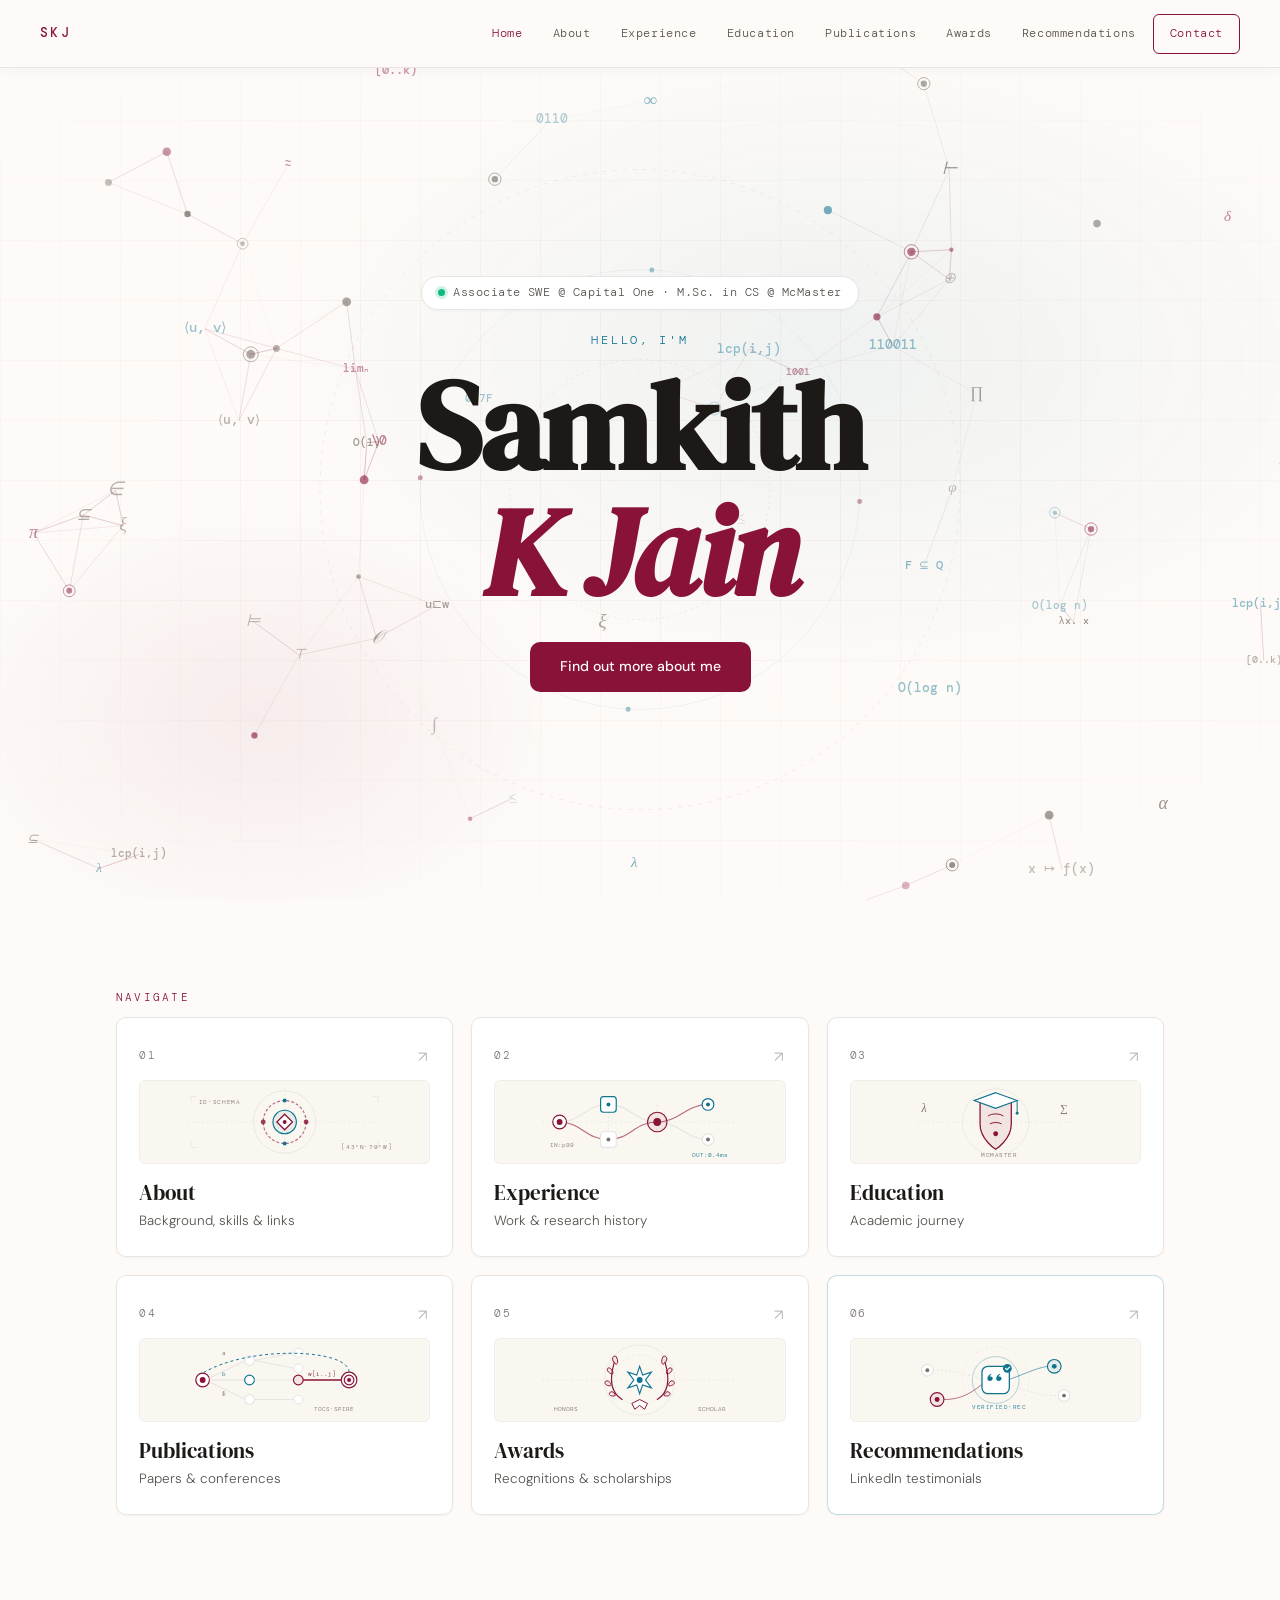
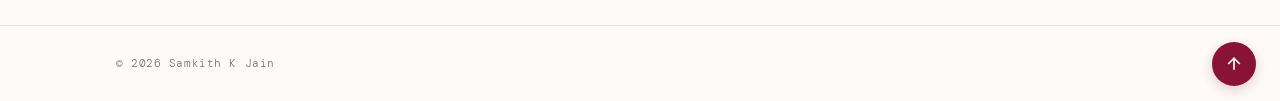
<file: index.html>
<!DOCTYPE html>

<html lang="en">

<head>
  <meta charset="utf-8" />
  <meta content="width=device-width, initial-scale=1.0" name="viewport" />
  <title>Samkith K Jain</title>
  <meta
    content="Samkith K Jain is a software engineer and computer science researcher working across algorithms, distributed systems, and AI."
    name="description" />
  <meta content="Samkith K Jain" name="author" />
  <meta content="Samkith K Jain" property="og:title" />
  <meta
    content="Software engineer and computer science researcher working across algorithms, distributed systems, and AI."
    property="og:description" />
  <meta content="Samkith K Jain" property="og:site_name" />
  <meta content="website" property="og:type" />
  <meta content="https://samkithkjain.github.io/" property="og:url" />
  <meta content="https://samkithkjain.github.io/assets/images/profile.jpeg" property="og:image" />
  <meta content="summary" name="twitter:card" />
  <meta content="Samkith K Jain" name="twitter:title" />
  <meta
    content="Software engineer and computer science researcher working across algorithms, distributed systems, and AI."
    name="twitter:description" />
  <meta content="https://samkithkjain.github.io/assets/images/profile.jpeg" name="twitter:image" />
  <link href="https://samkithkjain.github.io/" rel="canonical" />
  <link href="https://fonts.googleapis.com" rel="preconnect" />
  <link crossorigin href="https://fonts.gstatic.com" rel="preconnect" />
  <link
    href="https://fonts.googleapis.com/css2?family=DM+Serif+Display:ital@0;1&family=DM+Mono:wght@300;400;500&family=DM+Sans:ital,opsz,wght@0,9..40,300;0,9..40,400;0,9..40,500;1,9..40,300&display=swap"
    rel="stylesheet" />
  <link href="css/style.css" rel="stylesheet" />
  <link href="css/home.css" rel="stylesheet" />
  <link href="assets/favicon.svg" rel="icon" type="image/svg+xml" />
  <link href="manifest.json" rel="manifest" />
  <meta content="#881337" name="theme-color" />
  <meta content="yes" name="mobile-web-app-capable" />
  <meta content="yes" name="apple-mobile-web-app-capable" />
  <meta content="Samkith K Jain" name="apple-mobile-web-app-title" />
  <script type="application/ld+json">
  {
    "@context": "https://schema.org",
    "@type": "Person",
    "name": "Samkith K Jain",
    "url": "https://samkithkjain.github.io",
    "jobTitle": "Software Engineer",
    "sameAs": [
      "https://www.linkedin.com/in/samkithkjain",
      "https://github.com/samkithkjain",
      "https://orcid.org/0009-0008-5300-6875"
    ]
  }
  </script>
</head>

<body class="home-page">
  <a class="skip-link" href="#main-content">Skip to content</a>
  <!-- LIVE FULL-PAGE BACKGROUND CANVAS -->
  <canvas aria-hidden="true" class="math-canvas" id="math-canvas"></canvas>
  <!-- NAV -->
  <nav aria-label="Primary navigation" class="solid" id="navbar">
    <a class="nav-logo" href="index.html">SKJ</a>
    <ul class="nav-links" id="nav-links">
      <li><a aria-current="page" class="active" href="index.html">Home</a></li>
      <li><a href="pages/about.html">About</a></li>
      <li><a href="pages/experience.html">Experience</a></li>
      <li><a href="pages/education.html">Education</a></li>
      <li><a href="pages/publications.html">Publications</a></li>
      <li><a href="pages/awards.html">Awards</a></li>
      <li><a href="pages/recommendations.html">Recommendations</a></li>
      <li><a class="nav-cta" href="pages/contact.html">Contact</a></li>
    </ul>
    <button aria-controls="nav-links" aria-expanded="false" aria-label="Open menu" class="hamburger" id="hamburger">
      <span></span><span></span><span></span>
    </button>
  </nav>
  <!-- HERO -->
  <main id="main-content">
    <section id="hero">
      <div class="hero-bg">
        <div class="grid-overlay"></div>
      </div>
      <div class="hero-content">
        <div class="hero-status">
          <span class="status-dot"></span>
          <span class="status-text">
            <span class="status-part">Associate SWE @ Capital One</span>
            <span class="status-sep"> · </span>
            <span class="status-part">M.Sc. in CS @ McMaster</span>
          </span>
        </div>
        <p class="hero-eyebrow">Hello, I'm</p>
        <h1 class="hero-name">Samkith<br /><em>K Jain</em></h1>
        <div class="hero-actions">
          <a class="btn-primary" href="pages/about.html">Find out more about me</a>
        </div>
      </div>
      <div class="scroll-wrapper">
        <div class="hero-scroll-hint">scroll</div>
      </div>
    </section>
    <!-- QUICK NAV CARDS -->
    <section id="quick-nav">
      <div class="container">
        <p class="section-label">Navigate</p>
        <div class="qnav-grid">
          <a class="qnav-card" href="pages/about.html">
            <div class="qnav-card-head">
              <span class="qnav-num">01</span>
              <span class="qnav-arrow">↗</span>
            </div>
            <div aria-hidden="true" class="qnav-graphic">
              <svg fill="none" viewbox="0 0 240 84" xmlns="http://www.w3.org/2000/svg">
                <line stroke="var(--border)" stroke-dasharray="2 3" stroke-width="0.75" x1="20" x2="220" y1="42"
                  y2="42"></line>
                <line stroke="var(--border)" stroke-dasharray="2 3" stroke-width="0.75" x1="120" x2="120" y1="8"
                  y2="76"></line>
                <path d="M24 16h6M24 16v6 M216 16h-6M216 16v6 M24 68h6M24 68v-6 M216 68h-6M216 68v-6"
                  stroke="var(--border)" stroke-width="0.75"></path>
                <circle cx="120" cy="42" r="32" stroke="var(--border)" stroke-width="0.85"></circle>
                <circle cx="120" cy="42" opacity="0.6" r="22" stroke="var(--accent)" stroke-dasharray="3 2"
                  stroke-width="1.2"></circle>
                <circle cx="120" cy="42" fill="var(--teal-soft)" r="12" stroke="var(--teal)" stroke-width="1.2">
                </circle>
                <polygon fill="#ffffff" points="120,34 128,42 120,50 112,42" stroke="var(--accent)" stroke-width="1.3">
                </polygon>
                <circle cx="120" cy="42" fill="var(--accent)" r="2"></circle>
                <text fill="var(--text-dim)" font-family="var(--font-mono)" font-size="6.5" letter-spacing="0.1em"
                  x="32" y="24">ID·SCHEMA</text>
                <text fill="var(--text-dim)" font-family="var(--font-mono)" font-size="6.5" letter-spacing="0.1em"
                  x="178" y="70">[43°N·79°W]</text>
                <circle cx="98" cy="42" fill="var(--accent)" opacity="0.8" r="2.5"></circle>
                <circle cx="142" cy="42" fill="var(--accent)" opacity="0.8" r="2.5"></circle>
                <circle cx="120" cy="20" fill="var(--teal)" r="2"></circle>
                <circle cx="120" cy="64" fill="var(--teal)" r="2"></circle>
              </svg>
            </div>
            <div class="qnav-card-body">
              <h3>About</h3>
              <p>Background, skills &amp; links</p>
            </div>
          </a>
          <a class="qnav-card" href="pages/experience.html">
            <div class="qnav-card-head">
              <span class="qnav-num">02</span>
              <span class="qnav-arrow">↗</span>
            </div>
            <div aria-hidden="true" class="qnav-graphic">
              <svg fill="none" viewbox="0 0 240 84" xmlns="http://www.w3.org/2000/svg">
                <line stroke="var(--border)" stroke-dasharray="2 3" stroke-width="0.75" x1="20" x2="220" y1="42"
                  y2="42"></line>
                <path d="M38 42 C 60 42, 65 24, 88 24 C 110 24, 115 42, 138 42 C 160 42, 168 60, 190 60"
                  stroke="var(--border)" stroke-width="1.2"></path>
                <path d="M38 42 C 60 42, 65 60, 88 60 C 110 60, 115 42, 138 42 C 160 42, 168 24, 190 24" opacity="0.6"
                  stroke="var(--accent)" stroke-width="1.2"></path>
                <path d="M88 24 L 88 60 M138 24 L 138 60" stroke="var(--border)" stroke-dasharray="2 2"
                  stroke-width="0.75"></path>
                <circle cx="38" cy="42" fill="#ffffff" r="7" stroke="var(--accent)" stroke-width="1.2"></circle>
                <circle cx="38" cy="42" fill="var(--accent)" r="3"></circle>
                <rect fill="#ffffff" height="16" rx="3" stroke="var(--teal)" stroke-width="1.2" width="16" x="80"
                  y="16"></rect>
                <circle cx="88" cy="24" fill="var(--teal)" r="2"></circle>
                <rect fill="#ffffff" height="16" rx="3" stroke="var(--border)" stroke-width="1.2" width="16" x="80"
                  y="52"></rect>
                <circle cx="88" cy="60" fill="var(--text-dim)" r="2"></circle>
                <circle cx="138" cy="42" fill="var(--accent-soft)" r="10" stroke="var(--accent)" stroke-width="1.2">
                </circle>
                <circle cx="138" cy="42" fill="var(--accent)" r="4"></circle>
                <circle cx="190" cy="24" fill="#ffffff" r="6" stroke="var(--teal)" stroke-width="1.2"></circle>
                <circle cx="190" cy="24" fill="var(--teal)" r="2"></circle>
                <circle cx="190" cy="60" fill="#ffffff" r="6" stroke="var(--border)" stroke-width="1.2"></circle>
                <circle cx="190" cy="60" fill="var(--text-dim)" r="2"></circle>
                <text fill="var(--text-dim)" font-family="var(--font-mono)" font-size="6.5" x="28" y="68">IN:p99</text>
                <text fill="var(--teal)" font-family="var(--font-mono)" font-size="6.5" x="174" y="78">OUT:0.4ms</text>
              </svg>
            </div>
            <div class="qnav-card-body">
              <h3>Experience</h3>
              <p>Work &amp; research history</p>
            </div>
          </a>
          <a class="qnav-card" href="pages/education.html">
            <div class="qnav-card-head">
              <span class="qnav-num">03</span>
              <span class="qnav-arrow">↗</span>
            </div>
            <div aria-hidden="true" class="qnav-graphic">
              <svg fill="none" viewbox="0 0 240 84" xmlns="http://www.w3.org/2000/svg">
                <line stroke="var(--border)" stroke-dasharray="2 3" stroke-width="0.75" x1="120" x2="120" y1="6"
                  y2="78"></line>
                <line stroke="var(--border)" stroke-dasharray="2 3" stroke-width="0.75" x1="40" x2="200" y1="42"
                  y2="42"></line>
                <circle cx="120" cy="42" r="34" stroke="var(--border)" stroke-width="0.75"></circle>
                <path d="M104 22 h32 v22 c0 16 -16 26 -16 26 c0 0 -16 -10 -16 -26 Z" fill="var(--accent-soft)"
                  stroke="var(--accent)" stroke-width="1.3"></path>
                <polygon fill="#ffffff" points="120,12 142,20 120,28 98,20" stroke="var(--teal)" stroke-width="1.2">
                </polygon>
                <path d="M142 20 v12" stroke="var(--teal)" stroke-linecap="round" stroke-width="1"></path>
                <circle cx="142" cy="33" fill="var(--teal)" r="1.5"></circle>
                <path d="M112 36 c4 -3, 12 -3, 16 0" stroke="var(--accent)" stroke-width="1"></path>
                <path d="M114 44 c3 -2, 9 -2, 12 0" stroke="var(--accent)" stroke-width="1"></path>
                <circle cx="120" cy="54" fill="var(--accent)" r="2.5"></circle>
                <text fill="var(--text-dim)" font-family="var(--font-serif)" font-size="12" font-style="italic" x="44"
                  y="32">λ</text>
                <text fill="var(--text-dim)" font-family="var(--font-serif)" font-size="11" font-style="italic" x="186"
                  y="32">∑</text>
                <text fill="var(--text-dim)" font-family="var(--font-mono)" font-size="6.5" letter-spacing="0.08em"
                  x="105" y="78">MCMASTER</text>
              </svg>
            </div>
            <div class="qnav-card-body">
              <h3>Education</h3>
              <p>Academic journey</p>
            </div>
          </a>
          <a class="qnav-card" href="pages/publications.html">
            <div class="qnav-card-head">
              <span class="qnav-num">04</span>
              <span class="qnav-arrow">↗</span>
            </div>
            <div aria-hidden="true" class="qnav-graphic">
              <svg fill="none" viewbox="0 0 240 84" xmlns="http://www.w3.org/2000/svg">
                <circle cx="36" cy="42" fill="#ffffff" r="7" stroke="var(--accent)" stroke-width="1.3"></circle>
                <circle cx="36" cy="42" fill="var(--accent)" r="3"></circle>
                <path d="M43 40 L 80 22 M43 42 L 80 42 M43 44 L 80 62" stroke="var(--border)" stroke-width="1.2"></path>
                <circle cx="84" cy="22" fill="#ffffff" r="5" stroke="var(--border)" stroke-width="1.2"></circle>
                <circle cx="84" cy="42" fill="#ffffff" r="5" stroke="var(--teal)" stroke-width="1.2"></circle>
                <circle cx="84" cy="62" fill="#ffffff" r="5" stroke="var(--border)" stroke-width="1.2"></circle>
                <path d="M89 22 L 130 14 M89 22 L 130 30 M89 42 L 130 42 M89 62 L 130 62" stroke="var(--border)"
                  stroke-width="1"></path>
                <circle cx="134" cy="14" fill="#ffffff" r="4.5" stroke="var(--border)" stroke-width="1"></circle>
                <circle cx="134" cy="30" fill="#ffffff" r="4.5" stroke="var(--border)" stroke-width="1"></circle>
                <circle cx="134" cy="42" fill="var(--accent-soft)" r="5" stroke="var(--accent)" stroke-width="1.2">
                </circle>
                <circle cx="134" cy="62" fill="#ffffff" r="4.5" stroke="var(--border)" stroke-width="1"></circle>
                <path d="M139 42 L 178 42" stroke="var(--accent)" stroke-width="1.3"></path>
                <circle cx="186" cy="42" fill="#ffffff" r="8" stroke="var(--accent)" stroke-width="1.2"></circle>
                <circle cx="186" cy="42" fill="var(--accent-soft)" r="5" stroke="var(--accent)" stroke-width="1.2">
                </circle>
                <circle cx="186" cy="42" fill="var(--accent)" r="2"></circle>
                <path d="M186 34 C 186 10, 84 6, 36 35" stroke="var(--teal)" stroke-dasharray="3 3" stroke-width="1">
                </path>
                <text fill="var(--text-dim)" font-family="var(--font-mono)" font-size="6.5" x="56" y="16">a</text>
                <text fill="var(--teal)" font-family="var(--font-mono)" font-size="6.5" x="56" y="38">b</text>
                <text fill="var(--text-dim)" font-family="var(--font-mono)" font-size="6.5" x="56" y="58">$</text>
                <text fill="var(--accent)" font-family="var(--font-mono)" font-size="6.5" x="144" y="38">w[i..j]</text>
                <text fill="var(--text-dim)" font-family="var(--font-mono)" font-size="6.5" x="150"
                  y="74">TOCS·SPIRE</text>
              </svg>
            </div>
            <div class="qnav-card-body">
              <h3>Publications</h3>
              <p>Papers &amp; conferences</p>
            </div>
          </a>
          <a class="qnav-card" href="pages/awards.html">
            <div class="qnav-card-head">
              <span class="qnav-num">05</span>
              <span class="qnav-arrow">↗</span>
            </div>
            <div aria-hidden="true" class="qnav-graphic">
              <svg fill="none" viewbox="0 0 240 84" xmlns="http://www.w3.org/2000/svg">
                <line stroke="var(--border)" stroke-dasharray="2 3" stroke-width="0.75" x1="20" x2="220" y1="42"
                  y2="42"></line>
                <circle cx="120" cy="42" r="36" stroke="var(--border)" stroke-width="0.75"></circle>
                <circle cx="120" cy="42" r="26" stroke="var(--border)" stroke-dasharray="3 3" stroke-width="0.75">
                </circle>
                <path d="M102 62 C 92 56, 88 44, 94 24" stroke="var(--accent)" stroke-linecap="round"
                  stroke-width="1.2"></path>
                <path d="M96 26 C 90 22, 92 16, 96 18 C 98 22, 98 25, 96 26 Z" fill="var(--accent-soft)"
                  stroke="var(--accent)" stroke-width="1"></path>
                <path d="M92 36 C 85 34, 86 28, 90 30 C 93 33, 93 35, 92 36 Z" fill="var(--accent-soft)"
                  stroke="var(--accent)" stroke-width="1"></path>
                <path d="M90 48 C 83 48, 83 42, 88 43 C 91 46, 91 47, 90 48 Z" fill="var(--accent-soft)"
                  stroke="var(--accent)" stroke-width="1"></path>
                <path d="M95 58 C 88 60, 87 54, 92 54 C 95 56, 95 57, 95 58 Z" fill="var(--accent-soft)"
                  stroke="var(--accent)" stroke-width="1"></path>
                <path d="M138 62 C 148 56, 152 44, 146 24" stroke="var(--accent)" stroke-linecap="round"
                  stroke-width="1.2"></path>
                <path d="M144 26 C 150 22, 148 16, 144 18 C 142 22, 142 25, 144 26 Z" fill="var(--accent-soft)"
                  stroke="var(--accent)" stroke-width="1"></path>
                <path d="M148 36 C 155 34, 154 28, 150 30 C 147 33, 147 35, 148 36 Z" fill="var(--accent-soft)"
                  stroke="var(--accent)" stroke-width="1"></path>
                <path d="M150 48 C 157 48, 157 42, 152 43 C 149 46, 149 47, 150 48 Z" fill="var(--accent-soft)"
                  stroke="var(--accent)" stroke-width="1"></path>
                <path d="M145 58 C 152 60, 153 54, 148 54 C 145 56, 145 57, 145 58 Z" fill="var(--accent-soft)"
                  stroke="var(--accent)" stroke-width="1"></path>
                <polygon fill="#ffffff"
                  points="120,28 123,37 132,34 126,42 132,50 123,47 120,56 117,47 108,50 114,42 108,34 117,37"
                  stroke="var(--teal)" stroke-width="1.2"></polygon>
                <circle cx="120" cy="42" fill="var(--teal)" r="3"></circle>
                <path d="M112 66 L 120 62 L 128 66 L 125 72 L 120 68 L 115 72 Z" fill="#ffffff" stroke="var(--accent)"
                  stroke-width="1"></path>
                <text fill="var(--text-dim)" font-family="var(--font-mono)" font-size="6.5" x="32" y="74">HONORS</text>
                <text fill="var(--text-dim)" font-family="var(--font-mono)" font-size="6.5" x="180"
                  y="74">SCHOLAR</text>
              </svg>
            </div>
            <div class="qnav-card-body">
              <h3>Awards</h3>
              <p>Recognitions &amp; scholarships</p>
            </div>
          </a>
          <a class="qnav-card qnav-card--accent" href="pages/recommendations.html">
            <div class="qnav-card-head">
              <span class="qnav-num">06</span>
              <span class="qnav-arrow">↗</span>
            </div>
            <div aria-hidden="true" class="qnav-graphic">
              <svg fill="none" viewbox="0 0 240 84" xmlns="http://www.w3.org/2000/svg">
                <circle cx="120" cy="42" r="34" stroke="var(--border)" stroke-dasharray="2 3" stroke-width="0.75">
                </circle>
                <circle cx="120" cy="42" opacity="0.3" r="24" stroke="var(--teal)" stroke-width="1"></circle>
                <circle cx="50" cy="32" fill="#ffffff" r="6" stroke="var(--border)" stroke-width="1.2"></circle>
                <circle cx="50" cy="32" fill="var(--text-dim)" r="2"></circle>
                <circle cx="60" cy="62" fill="var(--accent-soft)" r="7" stroke="var(--accent)" stroke-width="1.2">
                </circle>
                <circle cx="60" cy="62" fill="var(--accent)" r="2.5"></circle>
                <circle cx="180" cy="28" fill="var(--teal-soft)" r="7" stroke="var(--teal)" stroke-width="1.2"></circle>
                <circle cx="180" cy="28" fill="var(--teal)" r="2.5"></circle>
                <circle cx="190" cy="58" fill="#ffffff" r="6" stroke="var(--border)" stroke-width="1.2"></circle>
                <circle cx="190" cy="58" fill="var(--text-dim)" r="2"></circle>
                <path d="M56 32 C 80 32, 95 38, 108 42" stroke="var(--border)" stroke-dasharray="2 2" stroke-width="1">
                </path>
                <path d="M67 62 C 90 62, 100 50, 110 44" opacity="0.6" stroke="var(--accent)" stroke-width="1"></path>
                <path d="M132 42 C 145 38, 160 30, 173 28" opacity="0.6" stroke="var(--teal)" stroke-width="1"></path>
                <path d="M130 44 C 145 52, 165 58, 184 58" stroke="var(--border)" stroke-dasharray="2 2"
                  stroke-width="1"></path>
                <rect fill="#ffffff" height="28" rx="6" stroke="var(--teal)" stroke-width="1.3" width="28" x="106"
                  y="28"></rect>
                <path
                  d="M114 43 c-1.5 0 -2.5 -1 -2.5 -2.5 c0 -2 1.5 -4 3.5 -5 l0.8 0.6 c-1.2 0.8 -1.8 1.8 -1.8 2.6 c0.3 -0.1 0.7 -0.2 1 -0.2 c1.2 0 2 0.8 2 2 c0 1.5 -1.2 2.5 -3 2.5 Z"
                  fill="var(--teal)"></path>
                <path
                  d="M123 43 c-1.5 0 -2.5 -1 -2.5 -2.5 c0 -2 1.5 -4 3.5 -5 l0.8 0.6 c-1.2 0.8 -1.8 1.8 -1.8 2.6 c0.3 -0.1 0.7 -0.2 1 -0.2 c1.2 0 2 0.8 2 2 c0 1.5 -1.2 2.5 -3 2.5 Z"
                  fill="var(--teal)"></path>
                <circle cx="132" cy="30" fill="var(--teal)" r="4.5"></circle>
                <path d="M130 30 l1.5 1.5 l3 -3" stroke="#ffffff" stroke-linecap="round" stroke-linejoin="round"
                  stroke-width="1.1"></path>
                <text fill="var(--teal)" font-family="var(--font-mono)" font-size="6.5" letter-spacing="0.08em" x="96"
                  y="72">VERIFIED·REC</text>
              </svg>
            </div>
            <div class="qnav-card-body">
              <h3>Recommendations</h3>
              <p>LinkedIn testimonials</p>
            </div>
          </a>
        </div>
      </div>
    </section>
  </main>
  <!-- FOOTER -->
  <footer>
    <div class="container">
      <div class="footer-inner">
        <p>© <span id="year"></span> Samkith K Jain</p>
      </div>
    </div>
  </footer>
  <script src="js/shared-v4.js"></script>
  <script src="js/math-bg.js?v=2"></script>
  <script>
    const scrollHint = document.querySelector(".scroll-wrapper");
    if (scrollHint) {
      window.addEventListener("scroll", () => {
        if (window.scrollY > 40) {
          scrollHint.classList.add("hidden");
        }
      });
    }
  </script>
</body>

</html>
</file>
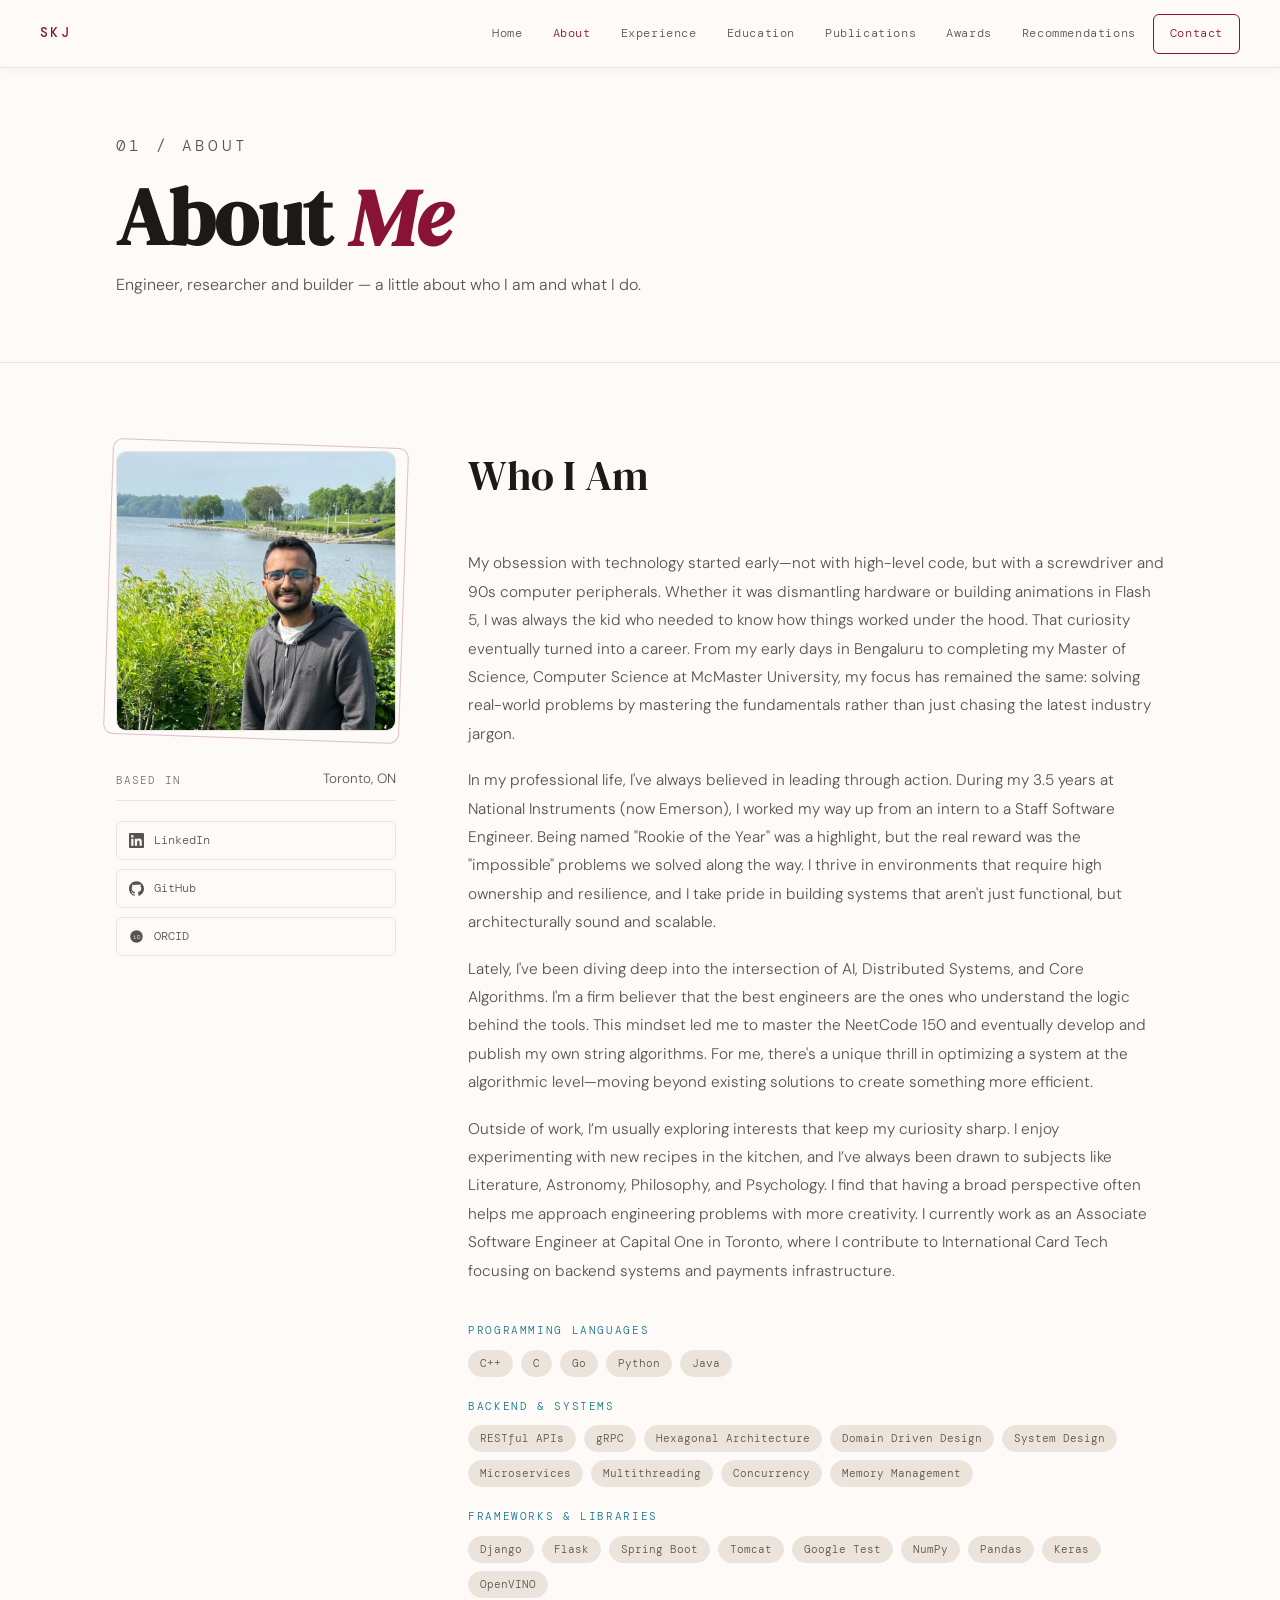
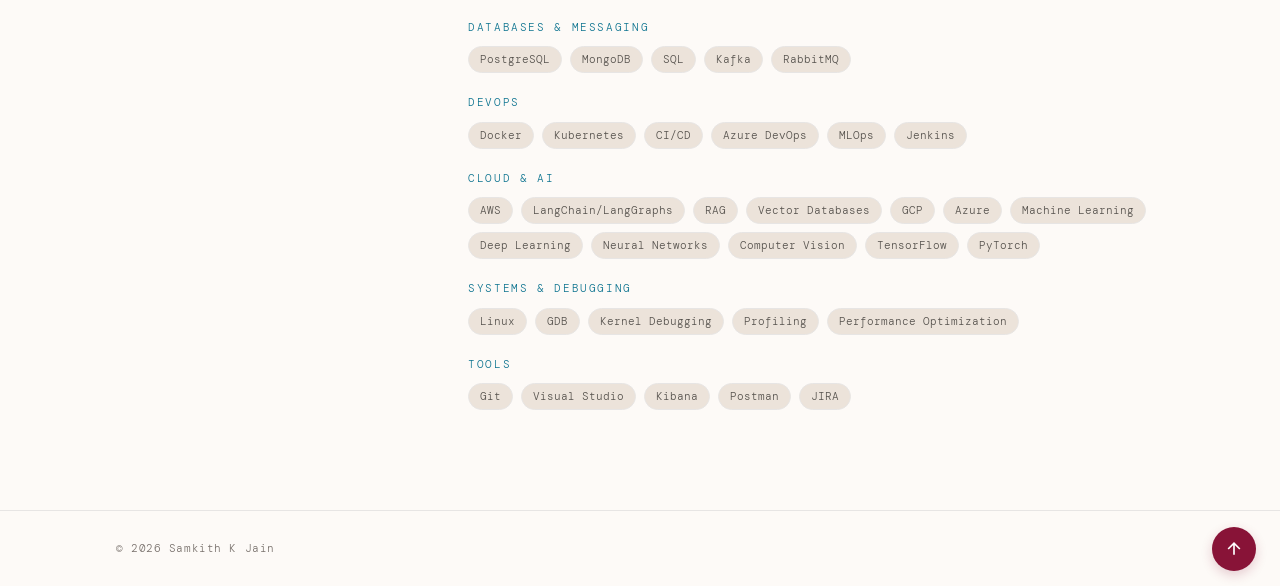
<file: pages/about.html>
<!DOCTYPE html>

<html lang="en">

<head>
  <meta charset="utf-8" />
  <meta content="width=device-width, initial-scale=1.0" name="viewport" />
  <title>About — Samkith K Jain</title>
  <meta
    content="Learn about Samkith K Jain's background, interests, and approach to software engineering and computer science research."
    name="description" />
  <meta content="Samkith K Jain" name="author" />
  <meta content="About — Samkith K Jain" property="og:title" />
  <meta
    content="Samkith K Jain's background, interests, and approach to software engineering and computer science research."
    property="og:description" />
  <meta content="Samkith K Jain" property="og:site_name" />
  <meta content="profile" property="og:type" />
  <meta content="https://samkithkjain.github.io/pages/about.html" property="og:url" />
  <meta content="https://samkithkjain.github.io/assets/images/profile.jpeg" property="og:image" />
  <meta content="summary" name="twitter:card" />
  <meta content="About — Samkith K Jain" name="twitter:title" />
  <meta
    content="Samkith K Jain's background, interests, and approach to software engineering and computer science research."
    name="twitter:description" />
  <meta content="https://samkithkjain.github.io/assets/images/profile.jpeg" name="twitter:image" />
  <link href="https://samkithkjain.github.io/pages/about.html" rel="canonical" />
  <link href="https://fonts.googleapis.com" rel="preconnect" />
  <link crossorigin href="https://fonts.gstatic.com" rel="preconnect" />
  <link
    href="https://fonts.googleapis.com/css2?family=DM+Serif+Display:ital@0;1&family=DM+Mono:wght@300;400;500&family=DM+Sans:ital,opsz,wght@0,9..40,300;0,9..40,400;0,9..40,500;1,9..40,300&display=swap"
    rel="stylesheet" />
  <link href="../css/style.css" rel="stylesheet" />
  <link href="../css/about.css" rel="stylesheet" />
  <link href="../assets/favicon.svg" rel="icon" type="image/svg+xml" />
  <link href="../manifest.json" rel="manifest" />
  <meta content="#881337" name="theme-color" />
  <meta content="yes" name="mobile-web-app-capable" />
  <meta content="yes" name="apple-mobile-web-app-capable" />
  <meta content="Samkith K Jain" name="apple-mobile-web-app-title" />
  <script type="application/ld+json">
  {
    "@context": "https://schema.org",
    "@type": "Person",
    "name": "Samkith K Jain",
    "url": "https://samkithkjain.github.io",
    "jobTitle": "Software Engineer",
    "sameAs": [
      "https://www.linkedin.com/in/samkithkjain",
      "https://github.com/samkithkjain",
      "https://orcid.org/0009-0008-5300-6875"
    ]
  }
</script>
</head>

<body>
  <a class="skip-link" href="#main-content">Skip to content</a>
  <nav aria-label="Primary navigation" class="solid" id="navbar">
    <a class="nav-logo" href="../index.html">SKJ</a>
    <ul class="nav-links" id="nav-links">
      <li><a href="../index.html">Home</a></li>
      <li><a aria-current="page" class="active" href="about.html">About</a></li>
      <li><a href="experience.html">Experience</a></li>
      <li><a href="education.html">Education</a></li>
      <li><a href="publications.html">Publications</a></li>
      <li><a href="awards.html">Awards</a></li>
      <li><a href="recommendations.html">Recommendations</a></li>
      <li><a class="nav-cta" href="contact.html">Contact</a></li>
    </ul>
    <button aria-controls="nav-links" aria-expanded="false" aria-label="Open menu" class="hamburger" id="hamburger">
      <span></span><span></span><span></span>
    </button>
  </nav>
  <div class="page-hero">
    <div class="container">
      <p class="section-label">01 / About</p>
      <h1>About <em>Me</em></h1>
      <p>Engineer, researcher and builder — a little about who I am and what I do.</p>
    </div>
  </div>
  <main id="main-content">
    <section class="about-section">
      <div class="container">
        <div class="about-grid">
          <!-- LEFT: Photo + Links -->
          <aside class="about-sidebar">
            <div class="about-photo-frame">
              <div class="photo-placeholder">
                <img alt="Samkith K Jain" height="800" src="../assets/images/profile.jpeg" width="800" />
              </div>
            </div>
            <div class="sidebar-info">
              <div class="info-row">
                <span class="info-label">Based in</span>
                <span class="info-value">Toronto, ON</span>
              </div>
            </div>
            <div class="about-links">
              <a class="icon-link" href="https://linkedin.com/in/samkithkjain" rel="noopener" target="_blank">
                <svg fill="currentColor" viewbox="0 0 24 24">
                  <path
                    d="M20.447 20.452h-3.554v-5.569c0-1.328-.027-3.037-1.852-3.037-1.853 0-2.136 1.445-2.136 2.939v5.667H9.351V9h3.414v1.561h.046c.477-.9 1.637-1.85 3.37-1.85 3.601 0 4.267 2.37 4.267 5.455v6.286zM5.337 7.433a2.062 2.062 0 01-2.063-2.065 2.064 2.064 0 112.063 2.065zm1.782 13.019H3.555V9h3.564v11.452zM22.225 0H1.771C.792 0 0 .774 0 1.729v20.542C0 23.227.792 24 1.771 24h20.451C23.2 24 24 23.227 24 22.271V1.729C24 .774 23.2 0 22.222 0h.003z">
                  </path>
                </svg>
                LinkedIn
              </a>
              <a class="icon-link" href="https://github.com/samkithkjain" rel="noopener" target="_blank">
                <svg fill="currentColor" viewbox="0 0 24 24">
                  <path
                    d="M12 .297c-6.63 0-12 5.373-12 12 0 5.303 3.438 9.8 8.205 11.385.6.113.82-.258.82-.577 0-.285-.01-1.04-.015-2.04-3.338.724-4.042-1.61-4.042-1.61C4.422 18.07 3.633 17.7 3.633 17.7c-1.087-.744.084-.729.084-.729 1.205.084 1.838 1.236 1.838 1.236 1.07 1.835 2.809 1.305 3.495.998.108-.776.417-1.305.76-1.605-2.665-.3-5.466-1.332-5.466-5.93 0-1.31.465-2.38 1.235-3.22-.135-.303-.54-1.523.105-3.176 0 0 1.005-.322 3.3 1.23.96-.267 1.98-.399 3-.405 1.02.006 2.04.138 3 .405 2.28-1.552 3.285-1.23 3.285-1.23.645 1.653.24 2.873.12 3.176.765.84 1.23 1.91 1.23 3.22 0 4.61-2.805 5.625-5.475 5.92.42.36.81 1.096.81 2.22 0 1.606-.015 2.896-.015 3.286 0 .315.21.69.825.57C20.565 22.092 24 17.592 24 12.297c0-6.627-5.373-12-12-12">
                  </path>
                </svg>
                GitHub
              </a>
              <a class="icon-link" href="https://orcid.org/0009-0008-5300-6875" rel="noopener" target="_blank">
                <svg fill="currentColor" viewbox="0 0 24 24">
                  <circle cx="12" cy="12" r="10"></circle><text fill="white" font-size="10" text-anchor="middle" x="12"
                    y="16">iD</text>
                </svg>
                ORCID
              </a>
            </div>
          </aside>
          <!-- RIGHT: Bio + Skills -->
          <div class="about-main">
            <h2 class="section-heading">Who I Am</h2>
            <p class="about-bio">
              My obsession with technology started early—not with high-level code, but with a screwdriver and 90s
              computer peripherals. Whether it was dismantling hardware or building animations in Flash 5, I was always
              the kid who needed to know how things worked under the hood. That curiosity eventually turned into a
              career. From my early days in Bengaluru to completing my Master of Science, Computer Science at McMaster
              University, my focus has remained the same: solving real-world problems by mastering the fundamentals
              rather than just chasing the latest industry jargon.
            </p>
            <p class="about-bio">
              In my professional life, I've always believed in leading through action. During my 3.5 years at National
              Instruments (now Emerson), I worked my way up from an intern to a Staff Software Engineer. Being named
              "Rookie of the Year" was a highlight, but the real reward was the "impossible" problems we solved along
              the way. I thrive in environments that require high ownership and resilience, and I take pride in building
              systems that aren't just functional, but architecturally sound and scalable.
            </p>
            <p class="about-bio">
              Lately, I've been diving deep into the intersection of AI, Distributed Systems, and Core Algorithms. I'm a
              firm believer that the best engineers are the ones who understand the logic behind the tools. This mindset
              led me to master the NeetCode 150 and eventually develop and publish my own <a
                href="publications.html">string algorithms</a>. For me, there's a unique thrill in optimizing a system
              at the algorithmic level—moving beyond existing solutions to create something more efficient.
            </p>
            <p class="about-bio">
              Outside of work, I’m usually exploring interests that keep my curiosity sharp. I enjoy experimenting with
              new recipes in the kitchen, and I’ve always been drawn to subjects like Literature, Astronomy, Philosophy,
              and Psychology. I find that having a broad perspective often helps me approach engineering problems with
              more creativity. I currently work as an Associate Software Engineer at Capital One in Toronto, where I
              contribute to International Card Tech focusing on backend systems and payments infrastructure.
            </p>
            <!-- SKILLS -->
            <div class="skills-section">
              <div class="skill-group">
                <span class="skill-group-label">Programming Languages</span>
                <div class="skill-tags">
                  <span class="tag">C++</span>
                  <span class="tag">C</span>
                  <span class="tag">Go</span>
                  <span class="tag">Python</span>
                  <span class="tag">Java</span>
                </div>
              </div>
              <div class="skill-group">
                <span class="skill-group-label">Backend &amp; Systems</span>
                <div class="skill-tags">
                  <span class="tag">RESTful APIs</span>
                  <span class="tag">gRPC</span>
                  <span class="tag">Hexagonal Architecture</span>
                  <span class="tag">Domain Driven Design</span>
                  <span class="tag">System Design</span>
                  <span class="tag">Microservices</span>
                  <span class="tag">Multithreading</span>
                  <span class="tag">Concurrency</span>
                  <span class="tag">Memory Management</span>
                </div>
              </div>
              <div class="skill-group">
                <span class="skill-group-label">Frameworks &amp; Libraries</span>
                <div class="skill-tags">
                  <span class="tag">Django</span>
                  <span class="tag">Flask</span>
                  <span class="tag">Spring Boot</span>
                  <span class="tag">Tomcat</span>
                  <span class="tag">Google Test</span>
                  <span class="tag">NumPy</span>
                  <span class="tag">Pandas</span>
                  <span class="tag">Keras</span>
                  <span class="tag">OpenVINO</span>
                </div>
              </div>
              <div class="skill-group">
                <span class="skill-group-label">Databases &amp; Messaging</span>
                <div class="skill-tags">
                  <span class="tag">PostgreSQL</span>
                  <span class="tag">MongoDB</span>
                  <span class="tag">SQL</span>
                  <span class="tag">Kafka</span>
                  <span class="tag">RabbitMQ</span>
                </div>
              </div>
              <div class="skill-group">
                <span class="skill-group-label">DevOps</span>
                <div class="skill-tags">
                  <span class="tag">Docker</span>
                  <span class="tag">Kubernetes</span>
                  <span class="tag">CI/CD</span>
                  <span class="tag">Azure DevOps</span>
                  <span class="tag">MLOps</span>
                  <span class="tag">Jenkins</span>
                </div>
              </div>
              <div class="skill-group">
                <span class="skill-group-label">Cloud &amp; AI</span>
                <div class="skill-tags">
                  <span class="tag">AWS</span>
                  <span class="tag">LangChain/LangGraphs</span>
                  <span class="tag">RAG</span>
                  <span class="tag">Vector Databases</span>
                  <span class="tag">GCP</span>
                  <span class="tag">Azure</span>
                  <span class="tag">Machine Learning</span>
                  <span class="tag">Deep Learning</span>
                  <span class="tag">Neural Networks</span>
                  <span class="tag">Computer Vision</span>
                  <span class="tag">TensorFlow</span>
                  <span class="tag">PyTorch</span>
                </div>
              </div>
              <div class="skill-group">
                <span class="skill-group-label">Systems &amp; Debugging</span>
                <div class="skill-tags">
                  <span class="tag">Linux</span>
                  <span class="tag">GDB</span>
                  <span class="tag">Kernel Debugging</span>
                  <span class="tag">Profiling</span>
                  <span class="tag">Performance Optimization</span>
                </div>
              </div>
              <div class="skill-group">
                <span class="skill-group-label">Tools</span>
                <div class="skill-tags">
                  <span class="tag">Git</span>
                  <span class="tag">Visual Studio</span>
                  <span class="tag">Kibana</span>
                  <span class="tag">Postman</span>
                  <span class="tag">JIRA</span>
                </div>
              </div>
            </div>
          </div>
        </div>
      </div>
    </section>
  </main>
  <footer>
    <div class="container">
      <div class="footer-inner">
        <p>© <span id="year"></span> Samkith K Jain</p>
      </div>
    </div>
  </footer>
  <script src="../js/shared-v4.js"></script>
</body>

</html>
</file>
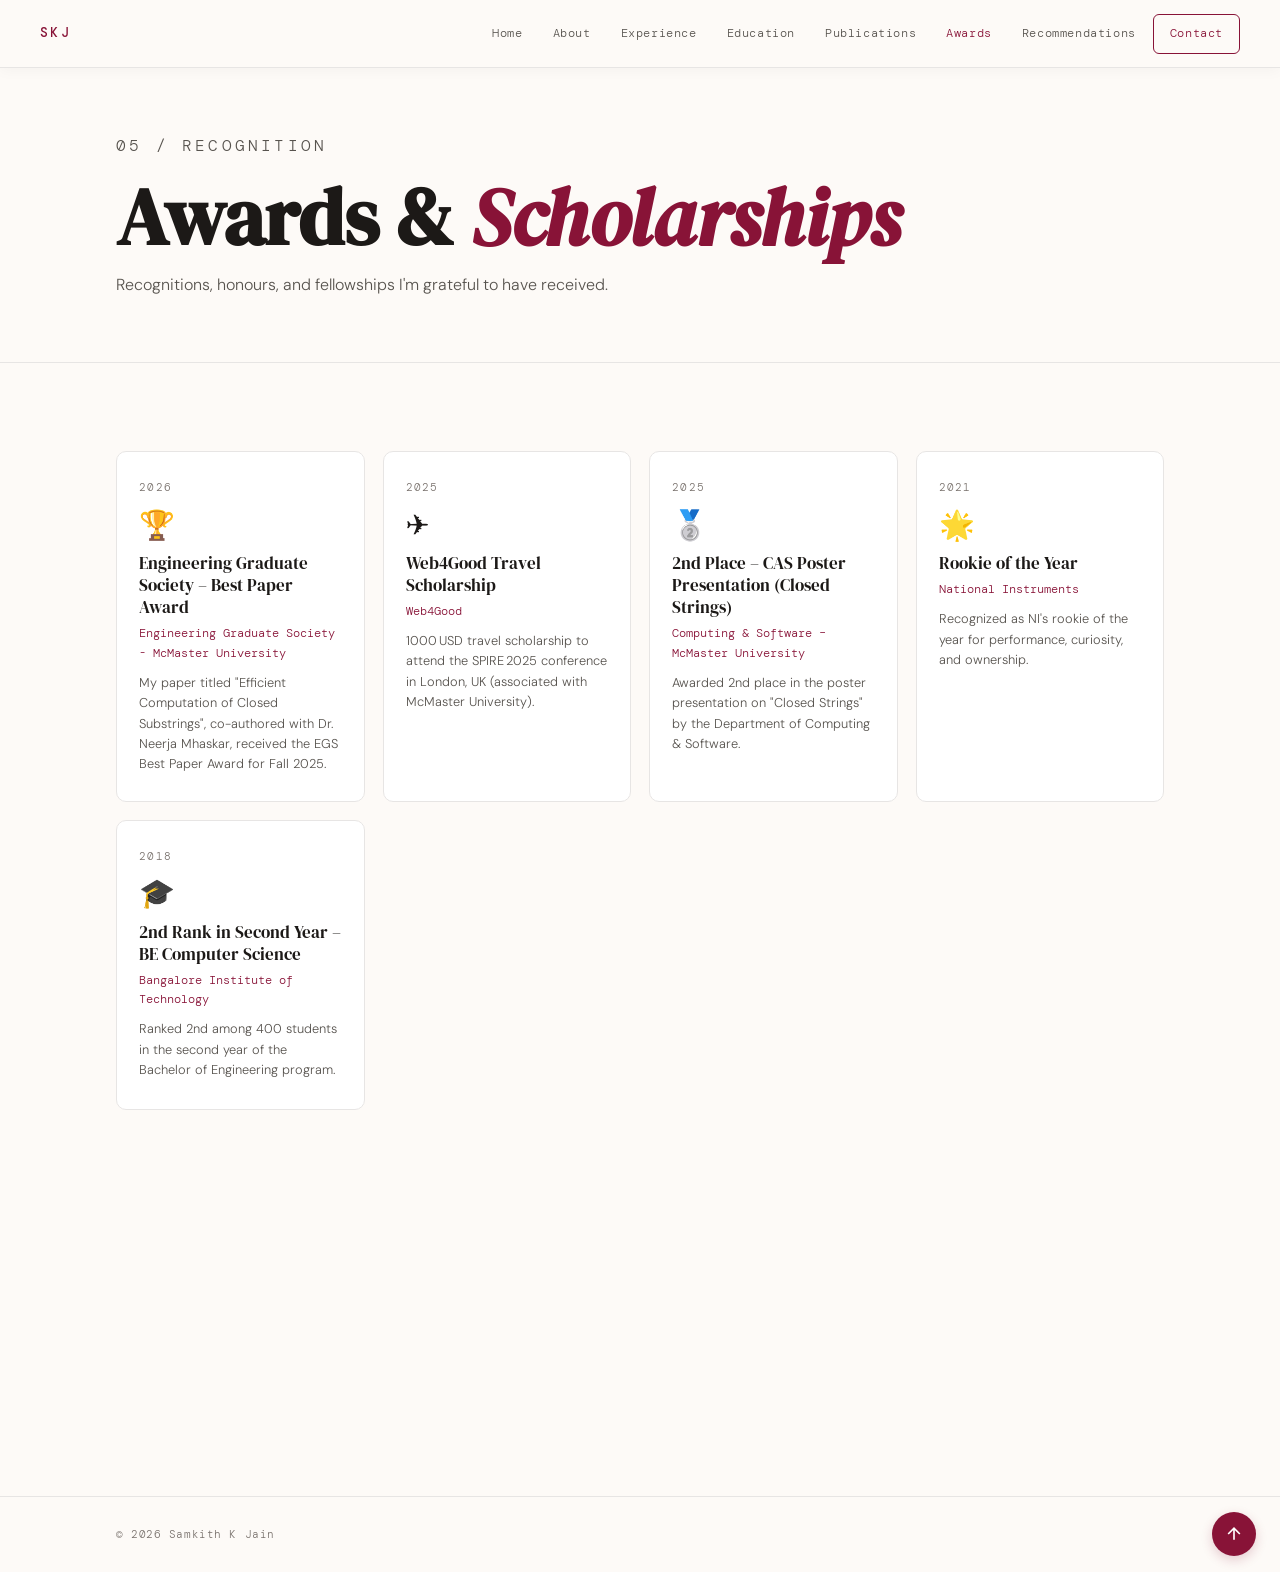
<file: pages/awards.html>
<!DOCTYPE html>

<html lang="en">

<head>
  <meta charset="utf-8" />
  <meta content="width=device-width, initial-scale=1.0" name="viewport" />
  <title>Awards — Samkith K Jain</title>
  <meta
    content="Awards and recognition received by Samkith K Jain across academics, research, and software engineering."
    name="description" />
  <meta content="Samkith K Jain" name="author" />
  <meta content="Awards — Samkith K Jain" property="og:title" />
  <meta content="Academic, research, and software engineering awards received by Samkith K Jain."
    property="og:description" />
  <meta content="Samkith K Jain" property="og:site_name" />
  <meta content="website" property="og:type" />
  <meta content="https://samkithkjain.github.io/pages/awards.html" property="og:url" />
  <meta content="https://samkithkjain.github.io/assets/images/profile.jpeg" property="og:image" />
  <meta content="summary" name="twitter:card" />
  <meta content="Awards — Samkith K Jain" name="twitter:title" />
  <meta content="Academic, research, and software engineering awards received by Samkith K Jain."
    name="twitter:description" />
  <meta content="https://samkithkjain.github.io/assets/images/profile.jpeg" name="twitter:image" />
  <link href="https://samkithkjain.github.io/pages/awards.html" rel="canonical" />
  <link href="https://fonts.googleapis.com" rel="preconnect" />
  <link crossorigin href="https://fonts.gstatic.com" rel="preconnect" />
  <link
    href="https://fonts.googleapis.com/css2?family=DM+Serif+Display:ital@0;1&family=DM+Mono:wght@300;400;500&family=DM+Sans:ital,opsz,wght@0,9..40,300;0,9..40,400;0,9..40,500;1,9..40,300&display=swap"
    rel="stylesheet" />
  <link href="../css/style.css" rel="stylesheet" />
  <link href="../assets/favicon.svg" rel="icon" type="image/svg+xml" />
  <link href="../manifest.json" rel="manifest" />
  <meta content="#881337" name="theme-color" />
  <meta content="yes" name="mobile-web-app-capable" />
  <meta content="yes" name="apple-mobile-web-app-capable" />
  <meta content="Samkith K Jain" name="apple-mobile-web-app-title" />
  <script type="application/ld+json">
  {
    "@context": "https://schema.org",
    "@type": "Person",
    "name": "Samkith K Jain",
    "url": "https://samkithkjain.github.io",
    "jobTitle": "Software Engineer",
    "sameAs": [
      "https://www.linkedin.com/in/samkithkjain",
      "https://github.com/samkithkjain",
      "https://orcid.org/0009-0008-5300-6875"
    ]
  }
</script>
</head>

<body>
  <a class="skip-link" href="#main-content">Skip to content</a>
  <nav aria-label="Primary navigation" class="solid" id="navbar">
    <a class="nav-logo" href="../index.html">SKJ</a>
    <ul class="nav-links" id="nav-links">
      <li><a href="../index.html">Home</a></li>
      <li><a href="about.html">About</a></li>
      <li><a href="experience.html">Experience</a></li>
      <li><a href="education.html">Education</a></li>
      <li><a href="publications.html">Publications</a></li>
      <li><a aria-current="page" class="active" href="awards.html">Awards</a></li>
      <li><a href="recommendations.html">Recommendations</a></li>
      <li><a class="nav-cta" href="contact.html">Contact</a></li>
    </ul>
    <button aria-controls="nav-links" aria-expanded="false" aria-label="Open menu" class="hamburger" id="hamburger">
      <span></span><span></span><span></span>
    </button>
  </nav>
  <div class="page-hero">
    <div class="container">
      <p class="section-label">05 / Recognition</p>
      <h1>Awards &amp; <em>Scholarships</em></h1>
      <p>Recognitions, honours, and fellowships I'm grateful to have received.</p>
    </div>
  </div>
  <main id="main-content">
    <section class="content-section">
      <div class="container">
        <div class="awards-grid">
          <!-- ═══ AWARD 1 — EGS Best Paper Award ═══ -->
          <div class="award-card" data-index="0">
            <div class="award-year">2026</div>
            <div class="award-icon">🏆</div>
            <h3 class="award-title">Engineering Graduate Society – Best Paper Award</h3>
            <p class="award-org">Engineering Graduate Society - McMaster University</p>
            <p class="award-desc">My paper titled "Efficient Computation of Closed Substrings", co-authored with Dr.
              Neerja Mhaskar, received the EGS Best Paper Award for Fall 2025.</p>
          </div>
          <!-- ═══ AWARD 2 — Web4Good Travel Scholarship ═══ -->
          <div class="award-card" data-index="1">
            <div class="award-year">2025</div>
            <div class="award-icon">✈️</div>
            <h3 class="award-title">Web4Good Travel Scholarship</h3>
            <p class="award-org">Web4Good</p>
            <p class="award-desc">1000 USD travel scholarship to attend the SPIRE 2025 conference in London, UK
              (associated with McMaster University).</p>
          </div>
          <!-- ═══ AWARD 3 — CAS Poster Presentation 2nd Place ═══ -->
          <div class="award-card" data-index="2">
            <div class="award-year">2025</div>
            <div class="award-icon">🥈</div>
            <h3 class="award-title">2nd Place – CAS Poster Presentation (Closed Strings)</h3>
            <p class="award-org">Computing &amp; Software – McMaster University</p>
            <p class="award-desc">Awarded 2nd place in the poster presentation on "Closed Strings" by the Department of
              Computing &amp; Software.</p>
          </div>
          <!-- ═══ AWARD 4 — Rookie of the Year ═══ -->
          <div class="award-card" data-index="3">
            <div class="award-year">2021</div>
            <div class="award-icon">🌟</div>
            <h3 class="award-title">Rookie of the Year</h3>
            <p class="award-org">National Instruments</p>
            <p class="award-desc">Recognized as NI's rookie of the year for performance, curiosity, and ownership.</p>
          </div>
          <!-- ═══ AWARD 5 — 2nd Rank (BE 2nd year) ═══ -->
          <div class="award-card" data-index="4">
            <div class="award-year">2018</div>
            <div class="award-icon">🎓</div>
            <h3 class="award-title">2nd Rank in Second Year – BE Computer Science</h3>
            <p class="award-org">Bangalore Institute of Technology</p>
            <p class="award-desc">Ranked 2nd among 400 students in the second year of the Bachelor of Engineering
              program.</p>
          </div>
          <!-- ═══ AWARD 6 — 2nd Rank Karnataka ISC XII ═══ -->
          <div class="award-card" data-index="5">
            <div class="award-year">2016</div>
            <div class="award-icon">🏅</div>
            <h3 class="award-title">2nd Rank in State of Karnataka – ISC Grade XII</h3>
            <p class="award-org">CISCE / Bethany High School</p>
            <p class="award-desc">Ranked 2nd in Karnataka among thousands of students in the ISC board exams.</p>
          </div>
          <!-- ═══ AWARD 7 — Code Wars Honorary Prize ═══ -->
          <div class="award-card" data-index="6">
            <div class="award-year">2015</div>
            <div class="award-icon">🏅</div>
            <h3 class="award-title">Code Wars Honorary Prize</h3>
            <p class="award-org">HP Enterprise</p>
            <p class="award-desc">Received the honorary prize at HP Enterprise Code Wars (associated with Bethany High
              School).</p>
          </div>
          <!-- ═══ AWARD 8 — Centum in Computer Application (ICSE) ═══ -->
          <div class="award-card" data-index="7">
            <div class="award-year">2014</div>
            <div class="award-icon">🖥️</div>
            <h3 class="award-title">Centum in Computer Application – ICSE 10th Grade</h3>
            <p class="award-org">CISCE / Bethany High School</p>
            <p class="award-desc">Scored 100/100 in Computer Application in the ICSE 10th grade examinations.</p>
          </div>
          <!-- ═══ AWARD 9 — Highest Mathematics Score ICSE 2014 ═══ -->
          <div class="award-card" data-index="8">
            <div class="award-year">2014</div>
            <div class="award-icon">📐</div>
            <h3 class="award-title">Highest Score in Mathematics – ICSE 2014</h3>
            <p class="award-org">CISCE / Bethany High School</p>
            <p class="award-desc">Achieved 99/100 in Mathematics, highest in the school among 250 students.</p>
          </div>
        </div>
      </div>
    </section>
  </main>
  <footer>
    <div class="container">
      <div class="footer-inner">
        <p>© <span id="year"></span> Samkith K Jain</p>
      </div>
    </div>
  </footer>
  <script src="../js/shared-v4.js"></script>
</body>

</html>
</file>
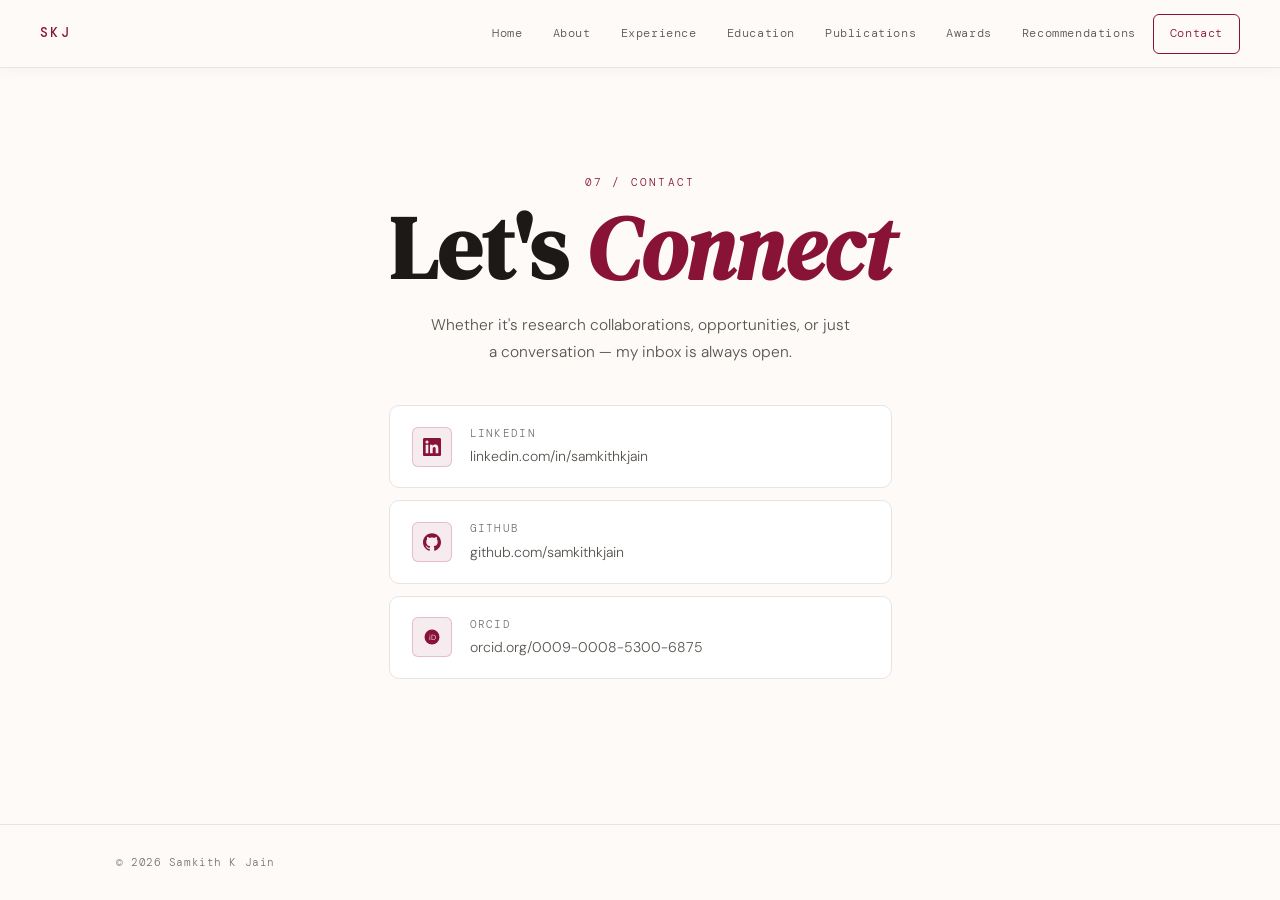
<file: pages/contact.html>
<!DOCTYPE html>

<html lang="en">

<head>
  <meta charset="utf-8" />
  <meta content="width=device-width, initial-scale=1.0" name="viewport" />
  <title>Contact — Samkith K Jain</title>
  <meta
    content="Get in touch with Samkith K Jain for research collaborations, software engineering opportunities, or a conversation."
    name="description" />
  <meta content="Samkith K Jain" name="author" />
  <meta content="Contact — Samkith K Jain" property="og:title" />
  <meta
    content="Contact Samkith K Jain about research collaborations, software engineering opportunities, or a conversation."
    property="og:description" />
  <meta content="Samkith K Jain" property="og:site_name" />
  <meta content="website" property="og:type" />
  <meta content="https://samkithkjain.github.io/pages/contact.html" property="og:url" />
  <meta content="https://samkithkjain.github.io/assets/images/profile.jpeg" property="og:image" />
  <meta content="summary" name="twitter:card" />
  <meta content="Contact — Samkith K Jain" name="twitter:title" />
  <meta
    content="Contact Samkith K Jain about research collaborations, software engineering opportunities, or a conversation."
    name="twitter:description" />
  <meta content="https://samkithkjain.github.io/assets/images/profile.jpeg" name="twitter:image" />
  <link href="https://samkithkjain.github.io/pages/contact.html" rel="canonical" />
  <link href="https://fonts.googleapis.com" rel="preconnect" />
  <link crossorigin href="https://fonts.gstatic.com" rel="preconnect" />
  <link
    href="https://fonts.googleapis.com/css2?family=DM+Serif+Display:ital@0;1&family=DM+Mono:wght@300;400;500&family=DM+Sans:ital,opsz,wght@0,9..40,300;0,9..40,400;0,9..40,500;1,9..40,300&display=swap"
    rel="stylesheet" />
  <link href="../css/style.css" rel="stylesheet" />
  <link href="../css/contact.css" rel="stylesheet" />
  <link href="../assets/favicon.svg" rel="icon" type="image/svg+xml" />
  <link href="../manifest.json" rel="manifest" />
  <meta content="#881337" name="theme-color" />
  <meta content="yes" name="mobile-web-app-capable" />
  <meta content="yes" name="apple-mobile-web-app-capable" />
  <meta content="Samkith K Jain" name="apple-mobile-web-app-title" />
  <script type="application/ld+json">
  {
    "@context": "https://schema.org",
    "@type": "Person",
    "name": "Samkith K Jain",
    "url": "https://samkithkjain.github.io",
    "jobTitle": "Software Engineer",
    "sameAs": [
      "https://www.linkedin.com/in/samkithkjain",
      "https://github.com/samkithkjain",
      "https://orcid.org/0009-0008-5300-6875"
    ]
  }
  </script>
</head>

<body>
  <a class="skip-link" href="#main-content">Skip to content</a>
  <nav aria-label="Primary navigation" class="solid" id="navbar">
    <a class="nav-logo" href="../index.html">SKJ</a>
    <ul class="nav-links" id="nav-links">
      <li><a href="../index.html">Home</a></li>
      <li><a href="about.html">About</a></li>
      <li><a href="experience.html">Experience</a></li>
      <li><a href="education.html">Education</a></li>
      <li><a href="publications.html">Publications</a></li>
      <li><a href="awards.html">Awards</a></li>
      <li><a href="recommendations.html">Recommendations</a></li>
      <li><a aria-current="page" class="active nav-cta" href="contact.html">Contact</a></li>
    </ul>
    <button aria-controls="nav-links" aria-expanded="false" aria-label="Open menu" class="hamburger" id="hamburger">
      <span></span><span></span><span></span>
    </button>
  </nav>
  <main class="contact-main" id="main-content">
    <div class="container">
      <div class="contact-inner">
        <p class="section-label">07 / Contact</p>
        <h1 class="contact-heading">Let's <em>Connect</em></h1>
        <p class="contact-sub">Whether it's research collaborations, opportunities, or just a conversation — my inbox is
          always open.</p>
        <div class="contact-cards">
          <a class="contact-card" href="https://linkedin.com/in/samkithkjain" rel="noopener" target="_blank">
            <div class="contact-card-icon">
              <svg fill="currentColor" viewbox="0 0 24 24">
                <path
                  d="M20.447 20.452h-3.554v-5.569c0-1.328-.027-3.037-1.852-3.037-1.853 0-2.136 1.445-2.136 2.939v5.667H9.351V9h3.414v1.561h.046c.477-.9 1.637-1.85 3.37-1.85 3.601 0 4.267 2.37 4.267 5.455v6.286zM5.337 7.433a2.062 2.062 0 01-2.063-2.065 2.064 2.064 0 112.063 2.065zm1.782 13.019H3.555V9h3.564v11.452zM22.225 0H1.771C.792 0 0 .774 0 1.729v20.542C0 23.227.792 24 1.771 24h20.451C23.2 24 24 23.227 24 22.271V1.729C24 .774 23.2 0 22.222 0h.003z">
                </path>
              </svg>
            </div>
            <div>
              <p class="contact-card-label">LinkedIn</p>
              <p class="contact-card-value">linkedin.com/in/samkithkjain</p>
            </div>
          </a>
          <a class="contact-card" href="https://github.com/samkithkjain" rel="noopener" target="_blank">
            <div class="contact-card-icon">
              <svg fill="currentColor" viewbox="0 0 24 24">
                <path
                  d="M12 .297c-6.63 0-12 5.373-12 12 0 5.303 3.438 9.8 8.205 11.385.6.113.82-.258.82-.577 0-.285-.01-1.04-.015-2.04-3.338.724-4.042-1.61-4.042-1.61C4.422 18.07 3.633 17.7 3.633 17.7c-1.087-.744.084-.729.084-.729 1.205.084 1.838 1.236 1.838 1.236 1.07 1.835 2.809 1.305 3.495.998.108-.776.417-1.305.76-1.605-2.665-.3-5.466-1.332-5.466-5.93 0-1.31.465-2.38 1.235-3.22-.135-.303-.54-1.523.105-3.176 0 0 1.005-.322 3.3 1.23.96-.267 1.98-.399 3-.405 1.02.006 2.04.138 3 .405 2.28-1.552 3.285-1.23 3.285-1.23.645 1.653.24 2.873.12 3.176.765.84 1.23 1.91 1.23 3.22 0 4.61-2.805 5.625-5.475 5.92.42.36.81 1.096.81 2.22 0 1.606-.015 2.896-.015 3.286 0 .315.21.69.825.57C20.565 22.092 24 17.592 24 12.297c0-6.627-5.373-12-12-12">
                </path>
              </svg>
            </div>
            <div>
              <p class="contact-card-label">GitHub</p>
              <p class="contact-card-value">github.com/samkithkjain</p>
            </div>
          </a>
          <a class="contact-card" href="https://orcid.org/0009-0008-5300-6875" rel="noopener" target="_blank">
            <div class="contact-card-icon">
              <svg fill="currentColor" viewbox="0 0 24 24">
                <circle cx="12" cy="12" r="10"></circle><text fill="white" font-size="10" text-anchor="middle" x="12"
                  y="16">iD</text>
              </svg>
            </div>
            <div>
              <p class="contact-card-label">ORCID</p>
              <p class="contact-card-value">orcid.org/0009-0008-5300-6875</p>
            </div>
          </a>
        </div>
      </div>
    </div>
  </main>
  <footer>
    <div class="container">
      <div class="footer-inner">
        <p>© <span id="year"></span> Samkith K Jain</p>
      </div>
    </div>
  </footer>
  <script src="../js/shared-v4.js"></script>
</body>

</html>
</file>
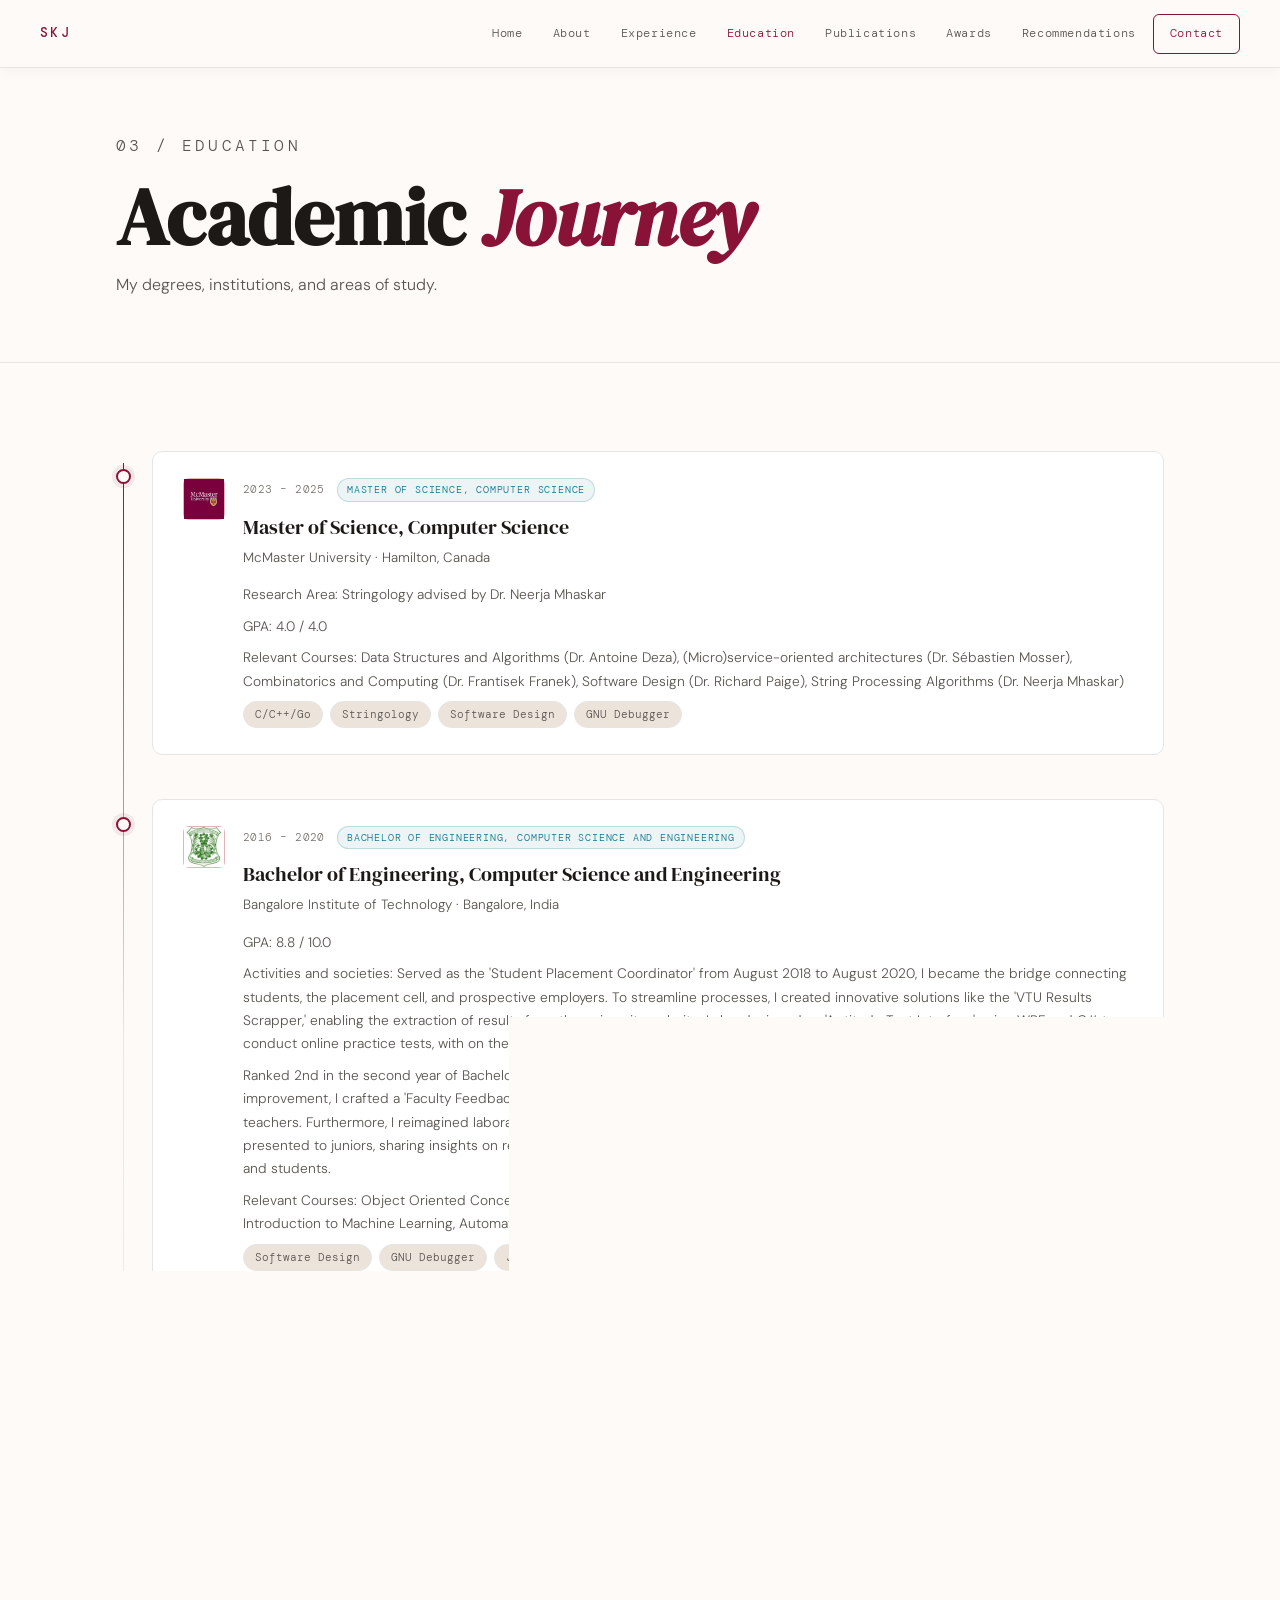
<file: pages/education.html>
<!DOCTYPE html>

<html lang="en">
<head>
<meta charset="utf-8"/>
<meta content="width=device-width, initial-scale=1.0" name="viewport"/>
<title>Education — Samkith K Jain</title>
<meta content="Explore Samkith K Jain's education in computer science, including degrees and academic background." name="description"/>
<meta content="Samkith K Jain" name="author"/>
<meta content="Education — Samkith K Jain" property="og:title"/>
<meta content="Samkith K Jain's degrees and academic background in computer science." property="og:description"/>
<meta content="Samkith K Jain" property="og:site_name"/>
<meta content="website" property="og:type"/>
<meta content="https://samkithkjain.github.io/pages/education.html" property="og:url"/>
<meta content="https://samkithkjain.github.io/assets/images/profile.jpeg" property="og:image"/>
<meta content="summary" name="twitter:card"/>
<meta content="Education — Samkith K Jain" name="twitter:title"/>
<meta content="Samkith K Jain's degrees and academic background in computer science." name="twitter:description"/>
<meta content="https://samkithkjain.github.io/assets/images/profile.jpeg" name="twitter:image"/>
<link href="https://samkithkjain.github.io/pages/education.html" rel="canonical"/>
<link href="https://fonts.googleapis.com" rel="preconnect"/>
<link crossorigin href="https://fonts.gstatic.com" rel="preconnect"/>
<link href="https://fonts.googleapis.com/css2?family=DM+Serif+Display:ital@0;1&family=DM+Mono:wght@300;400;500&family=DM+Sans:ital,opsz,wght@0,9..40,300;0,9..40,400;0,9..40,500;1,9..40,300&display=swap" rel="stylesheet"/>
<link href="../css/style.css" rel="stylesheet"/>
<link href="../assets/favicon.svg" rel="icon" type="image/svg+xml"/>
<link href="../manifest.json" rel="manifest"/>
<meta content="#881337" name="theme-color"/>
<meta content="yes" name="mobile-web-app-capable"/>
<meta content="yes" name="apple-mobile-web-app-capable"/>
<meta content="Samkith K Jain" name="apple-mobile-web-app-title"/>
<script type="application/ld+json">
  {
    "@context": "https://schema.org",
    "@type": "Person",
    "name": "Samkith K Jain",
    "url": "https://samkithkjain.github.io",
    "jobTitle": "Software Engineer",
    "sameAs": [
      "https://www.linkedin.com/in/samkithkjain",
      "https://github.com/samkithkjain",
      "https://orcid.org/0009-0008-5300-6875"
    ]
  }
</script>
</head>
<body>
<a class="skip-link" href="#main-content">Skip to content</a>
<nav aria-label="Primary navigation" class="solid" id="navbar">
<a class="nav-logo" href="../index.html">SKJ</a>
<ul class="nav-links" id="nav-links">
<li><a href="../index.html">Home</a></li>
<li><a href="about.html">About</a></li>
<li><a href="experience.html">Experience</a></li>
<li><a aria-current="page" class="active" href="education.html">Education</a></li>
<li><a href="publications.html">Publications</a></li>
<li><a href="awards.html">Awards</a></li>
<li><a href="recommendations.html">Recommendations</a></li>
<li><a class="nav-cta" href="contact.html">Contact</a></li>
</ul>
<button aria-controls="nav-links" aria-expanded="false" aria-label="Open menu" class="hamburger" id="hamburger">
<span></span><span></span><span></span>
</button>
</nav>
<div class="page-hero">
<div class="container">
<p class="section-label">03 / Education</p>
<h1>Academic <em>Journey</em></h1>
<p>My degrees, institutions, and areas of study.</p>
</div>
</div>
<main id="main-content">
<section class="content-section">
<div class="container">
<div class="timeline">
<!-- ═══ DEGREE 1 — McMaster University ═══ -->
<div class="timeline-item" data-index="0">
<div class="timeline-marker">
<div class="marker-dot"></div>
</div>
<div class="timeline-card edu-card">
<div class="edu-icon">
<img alt="McMaster University Logo" class="edu-logo" height="42" loading="lazy" src="../assets/images/mcmaster-logo.png" width="42"/>
</div>
<div>
<div class="card-meta">
<span class="card-date">2023 – 2025</span>
<span class="card-type">Master of Science, Computer Science</span>
</div>
<h3 class="card-title">Master of Science, Computer Science</h3>
<p class="card-org">McMaster University · Hamilton, Canada</p>
<p class="card-description">Research Area: Stringology advised by Dr. Neerja Mhaskar</p>
<p class="card-description">GPA: 4.0 / 4.0</p>
<p class="card-description">Relevant Courses: Data Structures and Algorithms (Dr. Antoine Deza),
                  (Micro)service-oriented architectures (Dr. Sébastien Mosser), Combinatorics and Computing (Dr.
                  Frantisek Franek), Software Design (Dr. Richard Paige), String Processing Algorithms (Dr. Neerja
                  Mhaskar)</p>
<div class="card-tags">
<span class="tag">C/C++/Go</span>
<span class="tag">Stringology</span>
<span class="tag">Software Design</span>
<span class="tag">GNU Debugger</span>
</div>
</div>
</div>
</div>
<!-- ═══ DEGREE 2 — Bangalore Institute of Technology ═══ -->
<div class="timeline-item" data-index="1">
<div class="timeline-marker">
<div class="marker-dot"></div>
</div>
<div class="timeline-card edu-card">
<div class="edu-icon">
<img alt="Bangalore Institute of Technology Logo" class="edu-logo" height="42" loading="lazy" src="../assets/images/bit-logo.png" width="42"/>
</div>
<div>
<div class="card-meta">
<span class="card-date">2016 – 2020</span>
<span class="card-type">Bachelor of Engineering, Computer Science and Engineering</span>
</div>
<h3 class="card-title">Bachelor of Engineering, Computer Science and Engineering</h3>
<p class="card-org">Bangalore Institute of Technology · Bangalore, India</p>
<p class="card-description">GPA: 8.8 / 10.0</p>
<p class="card-description">Activities and societies: Served as the 'Student Placement Coordinator' from
                  August 2018 to August 2020, I became the bridge connecting students, the placement cell, and
                  prospective employers. To streamline processes, I created innovative solutions like the 'VTU Results
                  Scrapper,' enabling the extraction of results from the university website. I also designed an
                  'Aptitude Test Interface' using WPF and C# to conduct online practice tests, with on the fly
                  evaluation and result consolidation.</p>
<p class="card-description">Ranked 2nd in the second year of Bachelor of Engineering, Computer Science
                  and Engineering among 400 students. In the spirit of improvement, I crafted a 'Faculty Feedback
                  System' in Java, providing a confidential avenue for students to share their thoughts on teachers.
                  Furthermore, I reimagined laboratory programs in C, C++, and Python, making them more accessible for
                  fellow learners. I presented to juniors, sharing insights on resume building, interviews, and
                  technical topics, fostering strong camaraderie with both faculty and students.</p>
<p class="card-description">Relevant Courses: Object Oriented Concepts, DBMS, Unix System Programming,
                  Advance Computer Architectures, Operating Systems, Introduction to Machine Learning, Automata Theory,
                  Design of Algorithms</p>
<div class="card-tags">
<span class="tag">Software Design</span>
<span class="tag">GNU Debugger</span>
<span class="tag">Java</span>
<span class="tag">C/C++</span>
<span class="tag">Python</span>
</div>
</div>
</div>
</div>
<!-- ═══ DEGREE 3 — Bethany High School XII ═══ -->
<div class="timeline-item" data-index="2">
<div class="timeline-marker">
<div class="marker-dot"></div>
</div>
<div class="timeline-card edu-card">
<div class="edu-icon">
<img alt="Bethany High School Logo" class="edu-logo" height="42" loading="lazy" src="../assets/images/bhs-logo.webp" width="42"/>
</div>
<div>
<div class="card-meta">
<span class="card-date">2016</span>
<span class="card-type">XII Grade</span>
</div>
<h3 class="card-title">ISC Examinations</h3>
<p class="card-org">Bethany High School · India</p>
<p class="card-description">Ranked 2nd in the State of Karnataka with 97.5% overall. Won the Honorary
                  Award at HPe-Codewars, 2015.</p>
<p class="card-description">Relevant Subjects: Physics, Chemistry, Mathematics, Computer Science</p>
<div class="card-tags">
<span class="tag">Physics</span>
<span class="tag">Chemistry</span>
<span class="tag">Mathematics</span>
<span class="tag">Computer Science</span>
</div>
</div>
</div>
</div>
<!-- ═══ DEGREE 4 — Bethany High School X ═══ -->
<div class="timeline-item" data-index="3">
<div class="timeline-marker">
<div class="marker-dot"></div>
</div>
<div class="timeline-card edu-card">
<div class="edu-icon">
<img alt="Bethany High School Logo" class="edu-logo" height="42" loading="lazy" src="../assets/images/bhs-logo.webp" width="42"/>
</div>
<div>
<div class="card-meta">
<span class="card-date">2014</span>
<span class="card-type">X Grade</span>
</div>
<h3 class="card-title">ICSE Examinations</h3>
<p class="card-org">Bethany High School · India</p>
<p class="card-description">Secured a centum in Computer Science. Scored the highest score of 99/100 in
                  Mathematics among 250 students.</p>
<p class="card-description">Relevant Subjects: Physics, Chemistry, Mathematics, Computer Science</p>
<div class="card-tags">
<span class="tag">Physics</span>
<span class="tag">Chemistry</span>
<span class="tag">Mathematics</span>
<span class="tag">Computer Science</span>
</div>
</div>
</div>
</div>
</div>
</div>
</section>
</main>
<footer>
<div class="container">
<div class="footer-inner">
<p>© <span id="year"></span> Samkith K Jain</p>
</div>
</div>
</footer>
<script src="../js/shared-v4.js"></script>
</body>
</html>
</file>
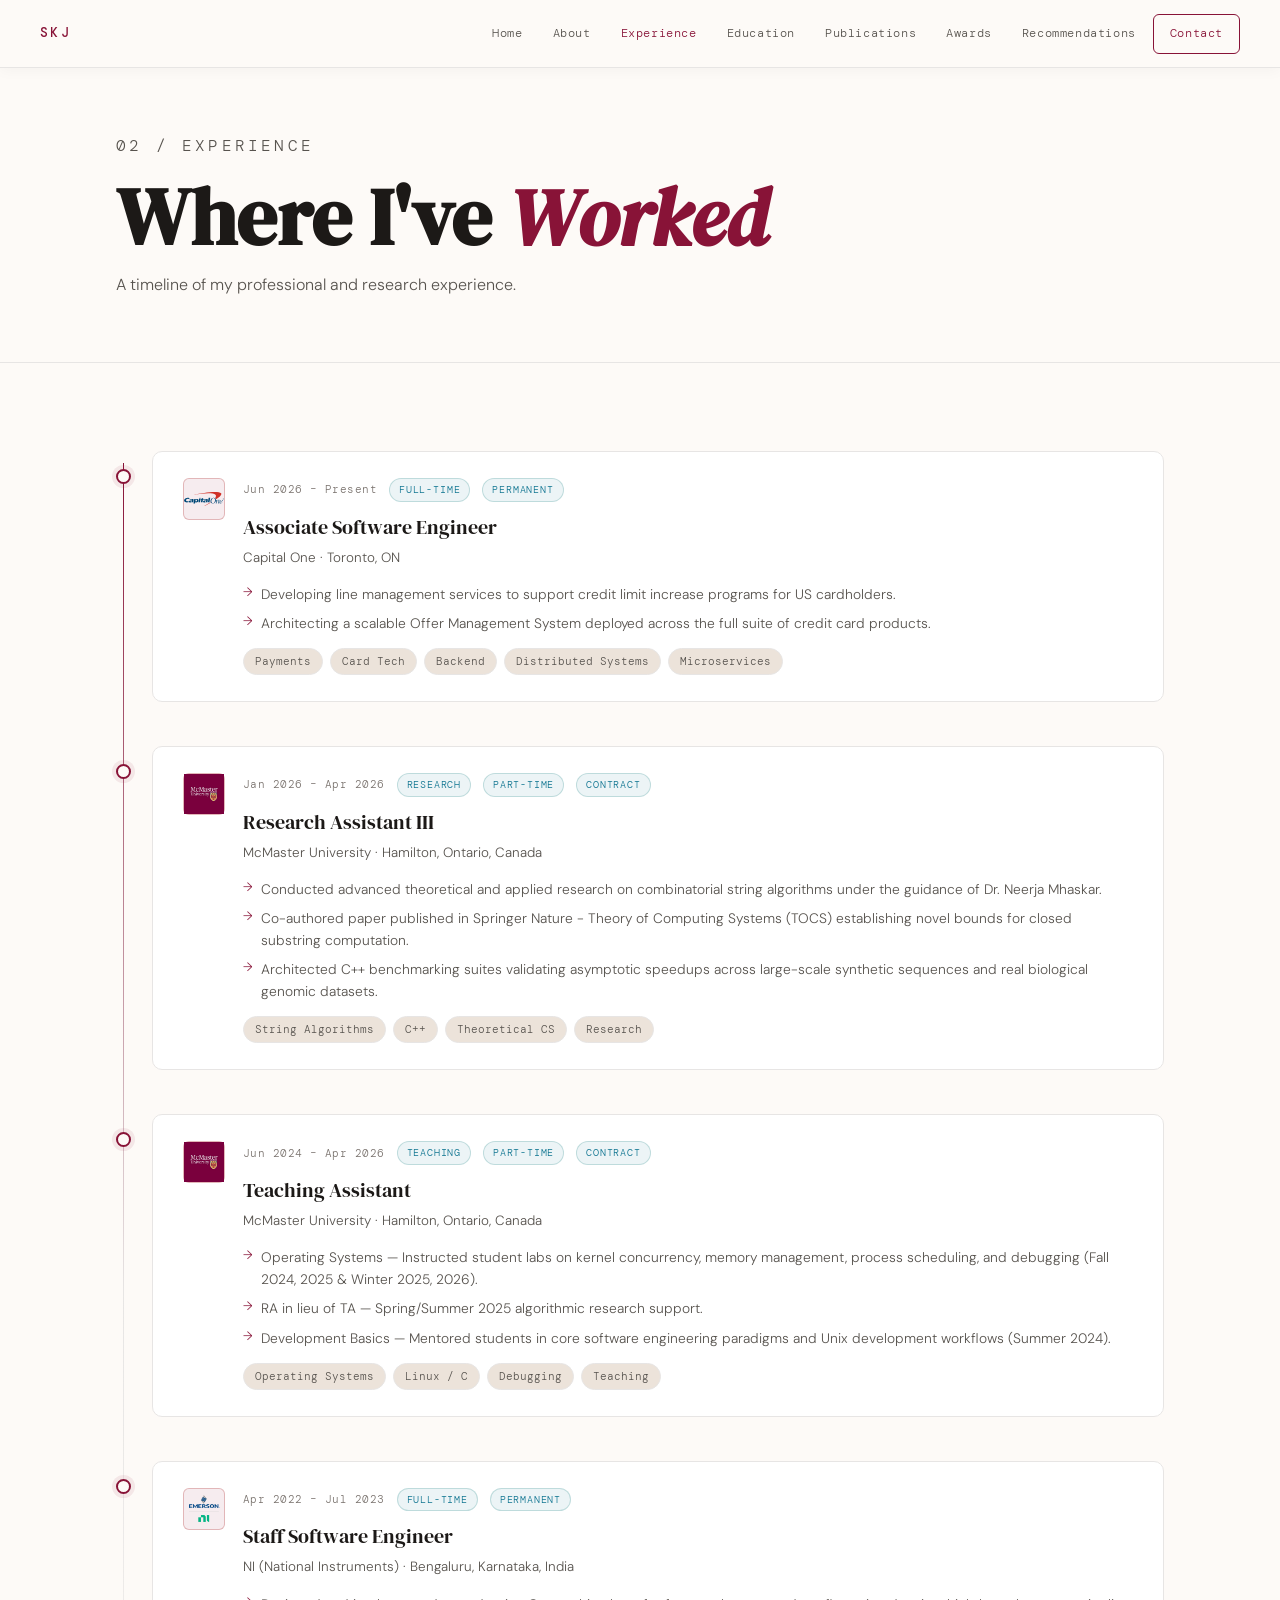
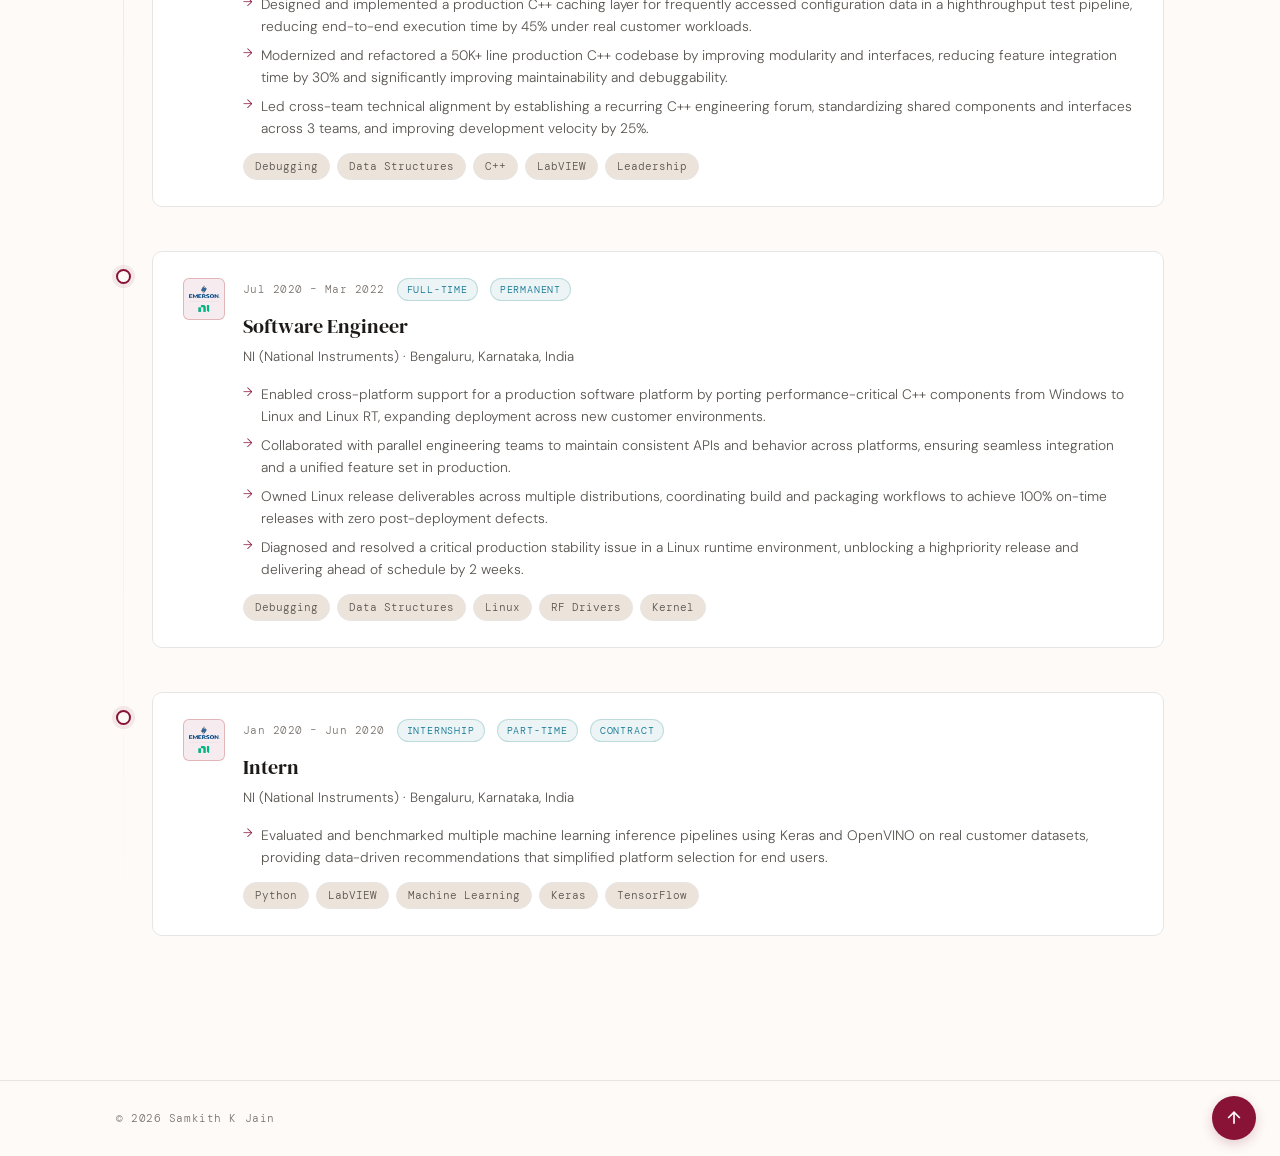
<file: pages/experience.html>
<!DOCTYPE html>

<html lang="en">
<head>
<meta charset="utf-8"/>
<meta content="width=device-width, initial-scale=1.0" name="viewport"/>
<title>Experience — Samkith K Jain</title>
<meta content="View Samkith K Jain's software engineering experience, technical contributions, and professional journey." name="description"/>
<meta content="Samkith K Jain" name="author"/>
<meta content="Experience — Samkith K Jain" property="og:title"/>
<meta content="Samkith K Jain's software engineering experience and technical contributions." property="og:description"/>
<meta content="Samkith K Jain" property="og:site_name"/>
<meta content="website" property="og:type"/>
<meta content="https://samkithkjain.github.io/pages/experience.html" property="og:url"/>
<meta content="https://samkithkjain.github.io/assets/images/profile.jpeg" property="og:image"/>
<meta content="summary" name="twitter:card"/>
<meta content="Experience — Samkith K Jain" name="twitter:title"/>
<meta content="Samkith K Jain's software engineering experience and technical contributions." name="twitter:description"/>
<meta content="https://samkithkjain.github.io/assets/images/profile.jpeg" name="twitter:image"/>
<link href="https://samkithkjain.github.io/pages/experience.html" rel="canonical"/>
<link href="https://fonts.googleapis.com" rel="preconnect"/>
<link crossorigin href="https://fonts.gstatic.com" rel="preconnect"/>
<link href="https://fonts.googleapis.com/css2?family=DM+Serif+Display:ital@0;1&family=DM+Mono:wght@300;400;500&family=DM+Sans:ital,opsz,wght@0,9..40,300;0,9..40,400;0,9..40,500;1,9..40,300&display=swap" rel="stylesheet"/>
<link href="../css/style.css" rel="stylesheet"/>
<link href="../assets/favicon.svg" rel="icon" type="image/svg+xml"/>
<link href="../manifest.json" rel="manifest"/>
<meta content="#881337" name="theme-color"/>
<meta content="yes" name="mobile-web-app-capable"/>
<meta content="yes" name="apple-mobile-web-app-capable"/>
<meta content="Samkith K Jain" name="apple-mobile-web-app-title"/>
<script type="application/ld+json">
  {
    "@context": "https://schema.org",
    "@type": "Person",
    "name": "Samkith K Jain",
    "url": "https://samkithkjain.github.io",
    "jobTitle": "Software Engineer",
    "sameAs": [
      "https://www.linkedin.com/in/samkithkjain",
      "https://github.com/samkithkjain",
      "https://orcid.org/0009-0008-5300-6875"
    ]
  }
</script>
</head>
<body>
<a class="skip-link" href="#main-content">Skip to content</a>
<nav aria-label="Primary navigation" class="solid" id="navbar">
<a class="nav-logo" href="../index.html">SKJ</a>
<ul class="nav-links" id="nav-links">
<li><a href="../index.html">Home</a></li>
<li><a href="about.html">About</a></li>
<li><a aria-current="page" class="active" href="experience.html">Experience</a></li>
<li><a href="education.html">Education</a></li>
<li><a href="publications.html">Publications</a></li>
<li><a href="awards.html">Awards</a></li>
<li><a href="recommendations.html">Recommendations</a></li>
<li><a class="nav-cta" href="contact.html">Contact</a></li>
</ul>
<button aria-controls="nav-links" aria-expanded="false" aria-label="Open menu" class="hamburger" id="hamburger">
<span></span><span></span><span></span>
</button>
</nav>
<div class="page-hero">
<div class="container">
<p class="section-label">02 / Experience</p>
<h1>Where I've <em>Worked</em></h1>
<p>A timeline of my professional and research experience.</p>
</div>
</div>
<main id="main-content">
<section class="content-section">
<div class="container">
<div class="timeline" id="exp-timeline">
<!-- ═══ ITEM 0 — Capital One ═══ -->
<div class="timeline-item" data-index="0">
<div class="timeline-marker">
<div class="marker-dot"></div>
</div>
<div class="timeline-card exp-card">
<div class="exp-icon">
<img alt="Capital One Logo" class="institution-logo c1-logo" height="42" loading="lazy" src="../assets/images/c1-logo.svg" width="42"/>
</div>
<div>
<div class="card-meta">
<span class="card-date">Jun 2026 – Present</span>
<span class="card-type">Full-time</span>
<span class="card-type">Permanent</span>
</div>
<h3 class="card-title">Associate Software Engineer</h3>
<p class="card-org">Capital One · Toronto, ON</p>
<ul class="card-bullets">
<li>Developing line management services to support credit limit increase programs for US cardholders.</li>
<li>Architecting a scalable Offer Management System deployed across the full suite of credit card products.</li>
</ul>
<div class="card-tags">
<span class="tag">Payments</span>
<span class="tag">Card Tech</span>
<span class="tag">Backend</span>
<span class="tag">Distributed Systems</span>
<span class="tag">Microservices</span>
</div>
</div>
</div>
</div>
<!-- ═══ ITEM 1 — Research Assistant III ═══ -->
<div class="timeline-item" data-index="1">
<div class="timeline-marker">
<div class="marker-dot"></div>
</div>
<div class="timeline-card exp-card">
<div class="exp-icon">
<img alt="McMaster University Logo" class="institution-logo" height="42" loading="lazy" src="../assets/images/mcmaster-logo.png" width="42"/>
</div>
<div>
<div class="card-meta">
<span class="card-date">Jan 2026 – Apr 2026</span>
<span class="card-type">Research</span>
<span class="card-type">Part-Time</span>
<span class="card-type">Contract</span>
</div>
<h3 class="card-title">Research Assistant III</h3>
<p class="card-org">McMaster University · Hamilton, Ontario, Canada</p>
<ul class="card-bullets">
<li>Conducted advanced theoretical and applied research on combinatorial string algorithms under the
                    guidance of Dr. Neerja Mhaskar.</li>
<li>Co-authored paper published in Springer Nature - Theory of Computing Systems (TOCS) establishing
                    novel bounds for closed substring computation.</li>
<li>Architected C++ benchmarking suites validating asymptotic speedups across large-scale synthetic
                    sequences and real biological genomic datasets.</li>
</ul>
<div class="card-tags">
<span class="tag">String Algorithms</span>
<span class="tag">C++</span>
<span class="tag">Theoretical CS</span>
<span class="tag">Research</span>
</div>
</div>
</div>
</div>
<!-- ═══ ITEM 2 — Teaching Assistant ═══ -->
<div class="timeline-item" data-index="2">
<div class="timeline-marker">
<div class="marker-dot"></div>
</div>
<div class="timeline-card exp-card">
<div class="exp-icon">
<img alt="McMaster University Logo" class="institution-logo" height="42" loading="lazy" src="../assets/images/mcmaster-logo.png" width="42"/>
</div>
<div>
<div class="card-meta">
<span class="card-date">Jun 2024 – Apr 2026</span>
<span class="card-type">Teaching</span>
<span class="card-type">Part-Time</span>
<span class="card-type">Contract</span>
</div>
<h3 class="card-title">Teaching Assistant</h3>
<p class="card-org">McMaster University · Hamilton, Ontario, Canada</p>
<ul class="card-bullets">
<li>Operating Systems — Instructed student labs on kernel concurrency, memory management, process
                    scheduling, and debugging (Fall 2024, 2025 &amp; Winter 2025, 2026).</li>
<li>RA in lieu of TA — Spring/Summer 2025 algorithmic research support.</li>
<li>Development Basics — Mentored students in core software engineering paradigms and Unix development
                    workflows (Summer 2024).</li>
</ul>
<div class="card-tags">
<span class="tag">Operating Systems</span>
<span class="tag">Linux / C</span>
<span class="tag">Debugging</span>
<span class="tag">Teaching</span>
</div>
</div>
</div>
</div>
<!-- ═══ ITEM 3 — NI Staff Software Engineer ═══ -->
<div class="timeline-item" data-index="3">
<div class="timeline-marker">
<div class="marker-dot"></div>
</div>
<div class="timeline-card exp-card">
<div class="exp-icon">
<img alt="National Instruments Logo" class="institution-logo ni-logo" height="42" loading="lazy" src="../assets/images/ni-logo.webp" width="42"/>
</div>
<div>
<div class="card-meta">
<span class="card-date">Apr 2022 – Jul 2023</span>
<span class="card-type">Full-time</span>
<span class="card-type">Permanent</span>
</div>
<h3 class="card-title">Staff Software Engineer</h3>
<p class="card-org">NI (National Instruments) · Bengaluru, Karnataka, India</p>
<ul class="card-bullets">
<li>Designed and implemented a production C++ caching layer for frequently accessed configuration data
                    in a highthroughput test pipeline, reducing end-to-end execution time by 45% under real customer
                    workloads.</li>
<li>Modernized and refactored a 50K+ line production C++ codebase by improving modularity and
                    interfaces, reducing feature integration time by 30% and significantly improving maintainability and
                    debuggability.</li>
<li>Led cross-team technical alignment by establishing a recurring C++ engineering forum,
                    standardizing shared components and interfaces across 3 teams, and improving development velocity by
                    25%.</li>
</ul>
<div class="card-tags">
<span class="tag">Debugging</span>
<span class="tag">Data Structures</span>
<span class="tag">C++</span>
<span class="tag">LabVIEW</span>
<span class="tag">Leadership</span>
</div>
</div>
</div>
</div>
<!-- ═══ ITEM 4 — NI Software Engineer ═══ -->
<div class="timeline-item" data-index="4">
<div class="timeline-marker">
<div class="marker-dot"></div>
</div>
<div class="timeline-card exp-card">
<div class="exp-icon">
<img alt="National Instruments Logo" class="institution-logo ni-logo" height="42" loading="lazy" src="../assets/images/ni-logo.webp" width="42"/>
</div>
<div>
<div class="card-meta">
<span class="card-date">Jul 2020 – Mar 2022</span>
<span class="card-type">Full-time</span>
<span class="card-type">Permanent</span>
</div>
<h3 class="card-title">Software Engineer</h3>
<p class="card-org">NI (National Instruments) · Bengaluru, Karnataka, India</p>
<ul class="card-bullets">
<li>Enabled cross-platform support for a production software platform by porting performance-critical
                    C++ components from Windows to Linux and Linux RT, expanding deployment across new customer
                    environments.</li>
<li>Collaborated with parallel engineering teams to maintain consistent APIs and behavior across
                    platforms, ensuring seamless integration and a unified feature set in production.</li>
<li>Owned Linux release deliverables across multiple distributions, coordinating build and packaging
                    workflows to achieve 100% on-time releases with zero post-deployment defects.</li>
<li>Diagnosed and resolved a critical production stability issue in a Linux runtime environment,
                    unblocking a highpriority release and delivering ahead of schedule by 2 weeks.</li>
</ul>
<div class="card-tags">
<span class="tag">Debugging</span>
<span class="tag">Data Structures</span>
<span class="tag">Linux</span>
<span class="tag">RF Drivers</span>
<span class="tag">Kernel</span>
</div>
</div>
</div>
</div>
<!-- ═══ ITEM 5 — NI Intern ═══ -->
<div class="timeline-item" data-index="5">
<div class="timeline-marker">
<div class="marker-dot"></div>
</div>
<div class="timeline-card exp-card">
<div class="exp-icon">
<img alt="National Instruments Logo" class="institution-logo ni-logo" height="42" loading="lazy" src="../assets/images/ni-logo.webp" width="42"/>
</div>
<div>
<div class="card-meta">
<span class="card-date">Jan 2020 – Jun 2020</span>
<span class="card-type">Internship</span>
<span class="card-type">Part-Time</span>
<span class="card-type">Contract</span>
</div>
<h3 class="card-title">Intern</h3>
<p class="card-org">NI (National Instruments) · Bengaluru, Karnataka, India</p>
<ul class="card-bullets">
<li>Evaluated and benchmarked multiple machine learning inference pipelines using Keras and OpenVINO
                    on real customer datasets, providing data-driven recommendations that simplified platform selection
                    for end users.</li>
</ul>
<div class="card-tags">
<span class="tag">Python</span>
<span class="tag">LabVIEW</span>
<span class="tag">Machine Learning</span>
<span class="tag">Keras</span>
<span class="tag">TensorFlow</span>
</div>
</div>
</div>
</div>
</div>
</div>
</section>
</main>
<footer>
<div class="container">
<div class="footer-inner">
<p>© <span id="year"></span> Samkith K Jain</p>
</div>
</div>
</footer>
<script src="../js/shared-v4.js"></script>
</body>
</html>
</file>
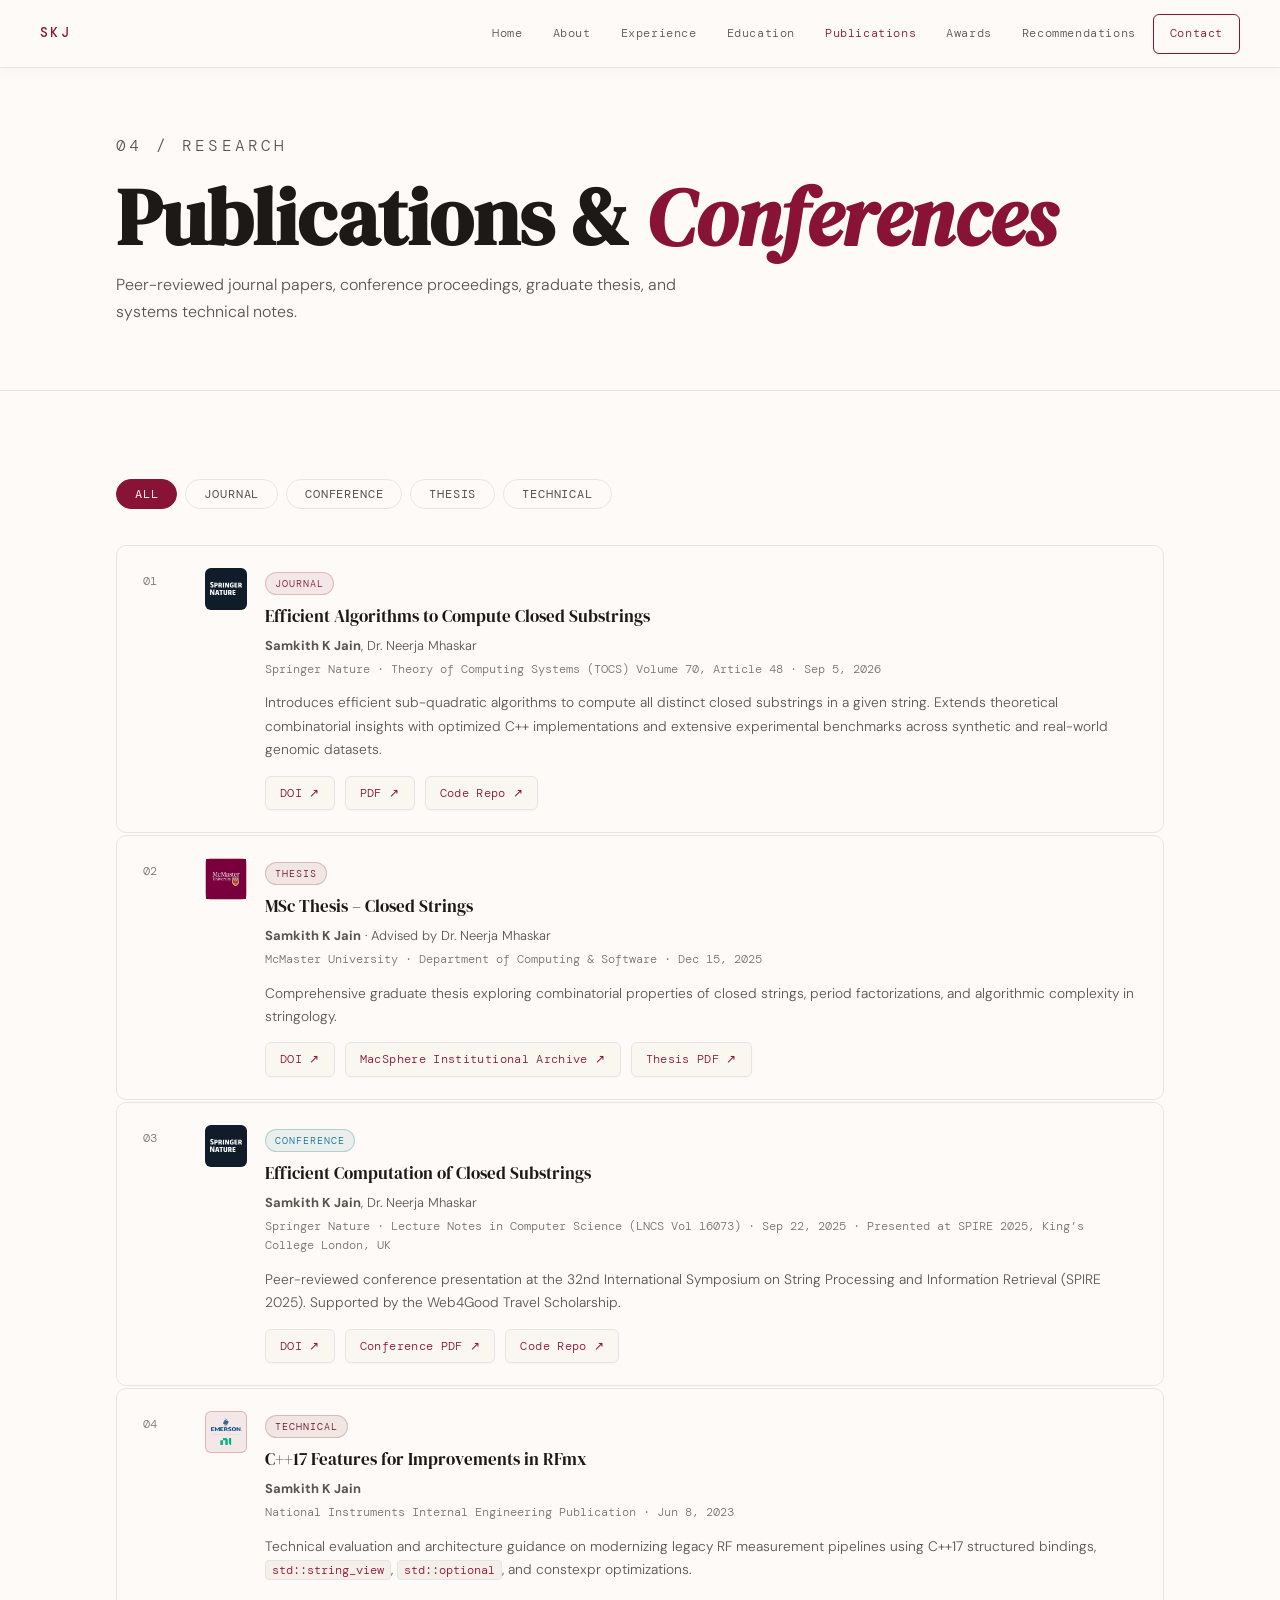
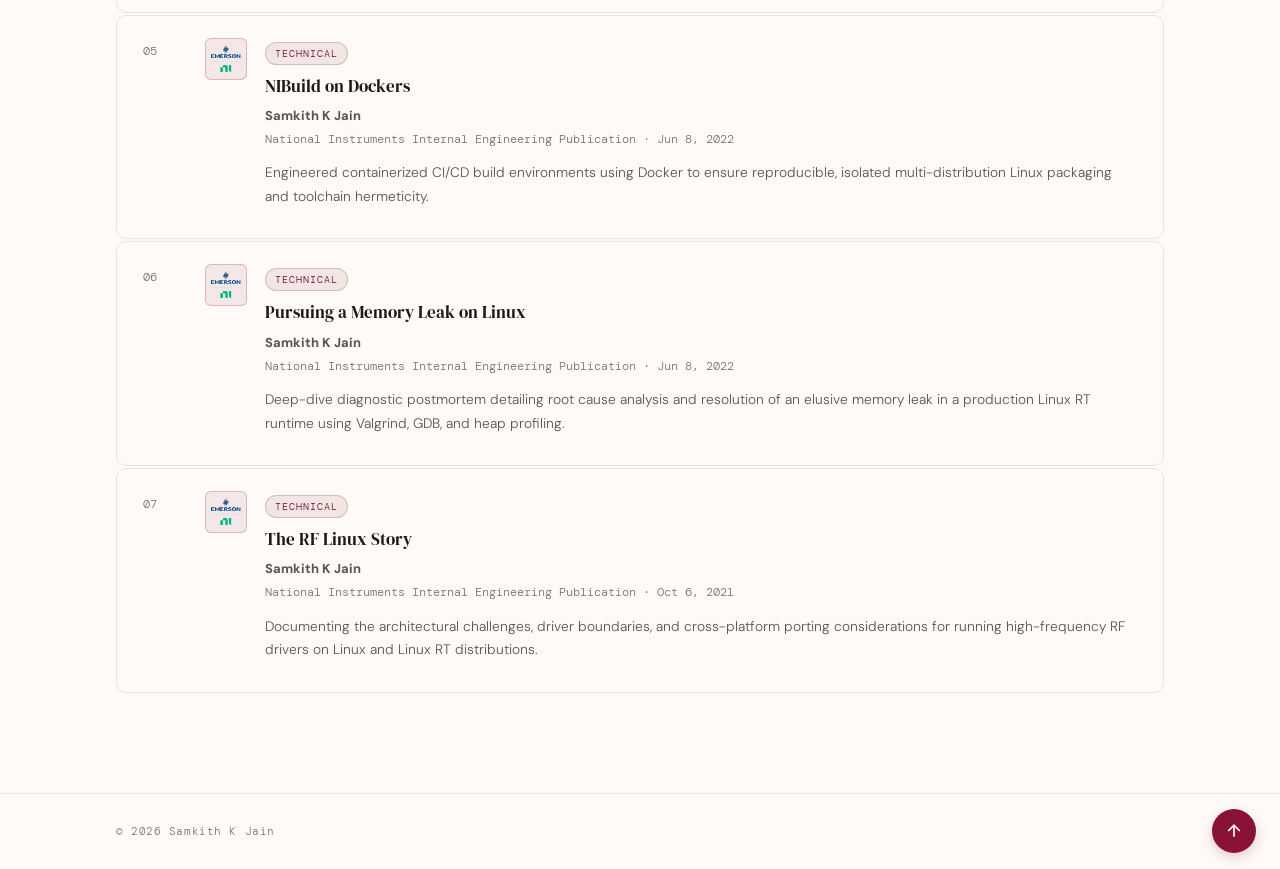
<file: pages/publications.html>
<!DOCTYPE html>

<html lang="en">

<head>
  <meta charset="utf-8" />
  <meta content="width=device-width, initial-scale=1.0" name="viewport" />
  <title>Publications &amp; Research — Samkith K Jain</title>
  <meta
    content="Peer-reviewed papers, conference proceedings, master's thesis, and technical systems notes by Samkith K Jain in string algorithms and C++ systems."
    name="description" />
  <meta content="Samkith K Jain" name="author" />
  <meta content="Publications &amp; Research — Samkith K Jain" property="og:title" />
  <meta
    content="Peer-reviewed papers, conference proceedings, master's thesis, and technical systems notes in stringology and C++ systems."
    property="og:description" />
  <meta content="Samkith K Jain" property="og:site_name" />
  <meta content="website" property="og:type" />
  <meta content="https://samkithkjain.github.io/pages/publications.html" property="og:url" />
  <meta content="https://samkithkjain.github.io/assets/images/profile.jpeg" property="og:image" />
  <meta content="summary" name="twitter:card" />
  <meta content="Publications &amp; Research — Samkith K Jain" name="twitter:title" />
  <meta
    content="Peer-reviewed papers, conference proceedings, master's thesis, and technical systems notes in stringology and C++ systems."
    name="twitter:description" />
  <meta content="https://samkithkjain.github.io/assets/images/profile.jpeg" name="twitter:image" />
  <link href="https://samkithkjain.github.io/pages/publications.html" rel="canonical" />
  <link href="https://fonts.googleapis.com" rel="preconnect" />
  <link crossorigin href="https://fonts.gstatic.com" rel="preconnect" />
  <link
    href="https://fonts.googleapis.com/css2?family=DM+Serif+Display:ital@0;1&family=DM+Mono:wght@300;400;500&family=DM+Sans:ital,opsz,wght@0,9..40,300;0,9..40,400;0,9..40,500;1,9..40,300&display=swap"
    rel="stylesheet" />
  <link href="../css/style.css" rel="stylesheet" />
  <link href="../assets/favicon.svg" rel="icon" type="image/svg+xml" />
  <link href="../manifest.json" rel="manifest" />
  <meta content="#881337" name="theme-color" />
  <meta content="yes" name="mobile-web-app-capable" />
  <meta content="yes" name="apple-mobile-web-app-capable" />
  <meta content="Samkith K Jain" name="apple-mobile-web-app-title" />
  <script type="application/ld+json">
  {
    "@context": "https://schema.org",
    "@type": "Person",
    "name": "Samkith K Jain",
    "url": "https://samkithkjain.github.io",
    "jobTitle": "Software Engineer",
    "sameAs": [
      "https://www.linkedin.com/in/samkithkjain",
      "https://github.com/samkithkjain",
      "https://orcid.org/0009-0008-5300-6875"
    ]
  }
  </script>
</head>

<body>
  <a class="skip-link" href="#main-content">Skip to content</a>
  <!-- NAV -->
  <nav aria-label="Primary navigation" class="solid" id="navbar">
    <a class="nav-logo" href="../index.html">SKJ</a>
    <ul class="nav-links" id="nav-links">
      <li><a href="../index.html">Home</a></li>
      <li><a href="about.html">About</a></li>
      <li><a href="experience.html">Experience</a></li>
      <li><a href="education.html">Education</a></li>
      <li><a aria-current="page" class="active" href="publications.html">Publications</a></li>
      <li><a href="awards.html">Awards</a></li>
      <li><a href="recommendations.html">Recommendations</a></li>
      <li><a class="nav-cta" href="contact.html">Contact</a></li>
    </ul>
    <button aria-controls="nav-links" aria-expanded="false" aria-label="Open menu" class="hamburger" id="hamburger">
      <span></span><span></span><span></span>
    </button>
  </nav>
  <div class="page-hero">
    <div class="container">
      <p class="section-label">04 / Research</p>
      <h1>Publications &amp; <em>Conferences</em></h1>
      <p>Peer-reviewed journal papers, conference proceedings, graduate thesis, and systems technical notes.</p>
    </div>
  </div>
  <main id="main-content">
    <section class="content-section publications-section">
      <div class="container">
        <div aria-label="Filter publications by category" class="pub-filter" role="group">
          <button aria-pressed="true" class="filter-btn active" data-filter="all" type="button">All</button>
          <button aria-pressed="false" class="filter-btn" data-filter="journal" type="button">Journal</button>
          <button aria-pressed="false" class="filter-btn" data-filter="conference" type="button">Conference</button>
          <button aria-pressed="false" class="filter-btn" data-filter="thesis" type="button">Thesis</button>
          <button aria-pressed="false" class="filter-btn" data-filter="technical" type="button">Technical</button>
        </div>
        <div class="pub-list">
          <!-- 01: JOURNAL -->
          <article class="pub-item visible" data-date="2026-09-05" data-index="0" data-type="journal">
            <div class="pub-number">01</div>
            <div class="pub-brand springer">
              <img alt="Springer Nature Logo" class="pub-logo" height="42" loading="lazy" src="../assets/images/SN_stack_logo_white.svg" width="42" />
            </div>
            <div class="pub-body">
              <span class="pub-type-badge journal">Journal</span>
              <h3 class="pub-title">Efficient Algorithms to Compute Closed Substrings</h3>
              <p class="pub-authors"><strong>Samkith K Jain</strong>, Dr. Neerja Mhaskar</p>
              <p class="pub-venue">Springer Nature · Theory of Computing Systems (TOCS) Volume 70, Article 48 · Sep 5,
                2026</p>
              <p class="card-description">
                Introduces efficient sub-quadratic algorithms to compute all distinct closed substrings in a given
                string. Extends theoretical combinatorial insights with optimized C++ implementations and extensive
                experimental benchmarks across synthetic and real-world genomic datasets.
              </p>
              <div class="pub-links">
                <a class="pub-link" href="https://doi.org/10.1007/s00224-026-10290-x" rel="noopener" target="_blank">DOI
                  ↗</a>
                <a class="pub-link" href="../assets/pdfs/Jain_Mhaskar_2026_Closed_Substrings_TOCS.pdf" rel="noopener"
                  target="_blank">PDF ↗</a>
                <a class="pub-link" href="https://github.com/neerjamhaskar/closedStrings" rel="noopener"
                  target="_blank">Code Repo ↗</a>
              </div>
            </div>
          </article>
          <!-- 02: THESIS -->
          <article class="pub-item visible" data-date="2025-12-15" data-index="1" data-type="thesis">
            <div class="pub-number">02</div>
            <div class="pub-brand">
              <img alt="McMaster University Logo" class="pub-logo" height="42" loading="lazy" src="../assets/images/mcmaster-logo.png" width="42" />
            </div>
            <div class="pub-body">
              <span class="pub-type-badge thesis">Thesis</span>
              <h3 class="pub-title">MSc Thesis – Closed Strings</h3>
              <p class="pub-authors"><strong>Samkith K Jain</strong> · Advised by Dr. Neerja Mhaskar</p>
              <p class="pub-venue">McMaster University · Department of Computing &amp; Software · Dec 15, 2025</p>
              <p class="card-description">
                Comprehensive graduate thesis exploring combinatorial properties of closed strings, period
                factorizations, and algorithmic complexity in stringology.
              </p>
              <div class="pub-links">
                <a class="pub-link" href="https://doi.org/10.71548/18342" rel="noopener" target="_blank">DOI ↗</a>
                <a class="pub-link" href="https://hdl.handle.net/11375/32683" rel="noopener" target="_blank">MacSphere
                  Institutional Archive ↗</a>
                <a class="pub-link" href="../assets/pdfs/Jain_2025_MSc_Thesis_McMaster.pdf" rel="noopener"
                  target="_blank">Thesis PDF ↗</a>
              </div>
            </div>
          </article>
          <!-- 03: CONFERENCE -->
          <article class="pub-item visible" data-date="2025-09-22" data-index="2" data-type="conference">
            <div class="pub-number">03</div>
            <div class="pub-brand springer">
              <img alt="Springer Nature Logo" class="pub-logo" height="42" loading="lazy" src="../assets/images/SN_stack_logo_white.svg" width="42" />
            </div>
            <div class="pub-body">
              <span class="pub-type-badge conference">Conference</span>
              <h3 class="pub-title">Efficient Computation of Closed Substrings</h3>
              <p class="pub-authors"><strong>Samkith K Jain</strong>, Dr. Neerja Mhaskar</p>
              <p class="pub-venue">Springer Nature · Lecture Notes in Computer Science (LNCS Vol 16073) · Sep 22, 2025 ·
                Presented at SPIRE 2025, King’s College London, UK</p>
              <p class="card-description">
                Peer-reviewed conference presentation at the 32nd International Symposium on String Processing and
                Information Retrieval (SPIRE 2025). Supported by the Web4Good Travel Scholarship.
              </p>
              <div class="pub-links">
                <a class="pub-link" href="https://doi.org/10.1007/978-3-032-05228-5_15" rel="noopener"
                  target="_blank">DOI ↗</a>
                <a class="pub-link" href="../assets/pdfs/Jain_Mhaskar_2025_Closed_Substrings_SPIRE.pdf" rel="noopener"
                  target="_blank">Conference PDF ↗</a>
                <a class="pub-link" href="https://github.com/neerjamhaskar/closedStrings" rel="noopener"
                  target="_blank">Code Repo ↗</a>
              </div>
            </div>
          </article>
          <!-- 04: TECHNICAL NOTE 1 -->
          <article class="pub-item visible" data-date="2023-06-08" data-index="3" data-type="technical">
            <div class="pub-number">04</div>
            <div class="pub-brand">
              <img alt="National Instruments Logo" class="pub-logo ni-logo" height="42" loading="lazy" src="../assets/images/ni-logo.webp" width="42" />
            </div>
            <div class="pub-body">
              <span class="pub-type-badge technical">Technical</span>
              <h3 class="pub-title">C++17 Features for Improvements in RFmx</h3>
              <p class="pub-authors"><strong>Samkith K Jain</strong></p>
              <p class="pub-venue">National Instruments Internal Engineering Publication · Jun 8, 2023</p>
              <p class="card-description">
                Technical evaluation and architecture guidance on modernizing legacy RF measurement pipelines using
                C++17 structured bindings, <code>std::string_view</code>, <code>std::optional</code>, and constexpr optimizations.
              </p>
            </div>
          </article>
          <!-- 05: TECHNICAL NOTE 2 -->
          <article class="pub-item visible" data-date="2022-06-08" data-index="4" data-type="technical">
            <div class="pub-number">05</div>
            <div class="pub-brand">
              <img alt="National Instruments Logo" class="pub-logo ni-logo" height="42" loading="lazy" src="../assets/images/ni-logo.webp" width="42" />
            </div>
            <div class="pub-body">
              <span class="pub-type-badge technical">Technical</span>
              <h3 class="pub-title">NIBuild on Dockers</h3>
              <p class="pub-authors"><strong>Samkith K Jain</strong></p>
              <p class="pub-venue">National Instruments Internal Engineering Publication · Jun 8, 2022</p>
              <p class="card-description">
                Engineered containerized CI/CD build environments using Docker to ensure reproducible, isolated
                multi-distribution Linux packaging and toolchain hermeticity.
              </p>
            </div>
          </article>
          <!-- 06: TECHNICAL NOTE 3 -->
          <article class="pub-item visible" data-date="2022-06-08" data-index="5" data-type="technical">
            <div class="pub-number">06</div>
            <div class="pub-brand">
              <img alt="National Instruments Logo" class="pub-logo ni-logo" height="42" loading="lazy" src="../assets/images/ni-logo.webp" width="42" />
            </div>
            <div class="pub-body">
              <span class="pub-type-badge technical">Technical</span>
              <h3 class="pub-title">Pursuing a Memory Leak on Linux</h3>
              <p class="pub-authors"><strong>Samkith K Jain</strong></p>
              <p class="pub-venue">National Instruments Internal Engineering Publication · Jun 8, 2022</p>
              <p class="card-description">
                Deep-dive diagnostic postmortem detailing root cause analysis and resolution of an elusive memory leak
                in a production Linux RT runtime using Valgrind, GDB, and heap profiling.
              </p>
            </div>
          </article>
          <!-- 07: TECHNICAL NOTE 4 -->
          <article class="pub-item visible" data-date="2021-10-06" data-index="6" data-type="technical">
            <div class="pub-number">07</div>
            <div class="pub-brand">
              <img alt="National Instruments Logo" class="pub-logo ni-logo" height="42" loading="lazy" src="../assets/images/ni-logo.webp" width="42" />
            </div>
            <div class="pub-body">
              <span class="pub-type-badge technical">Technical</span>
              <h3 class="pub-title">The RF Linux Story</h3>
              <p class="pub-authors"><strong>Samkith K Jain</strong></p>
              <p class="pub-venue">National Instruments Internal Engineering Publication · Oct 6, 2021</p>
              <p class="card-description">
                Documenting the architectural challenges, driver boundaries, and cross-platform porting considerations
                for running high-frequency RF drivers on Linux and Linux RT distributions.
              </p>
            </div>
          </article>
        </div>
      </div>
    </section>
  </main>
  <footer>
    <div class="container">
      <div class="footer-inner">
        <p>© <span id="year"></span> Samkith K Jain</p>
      </div>
    </div>
  </footer>
  <script src="../js/shared-v4.js"></script>
</body>

</html>
</file>
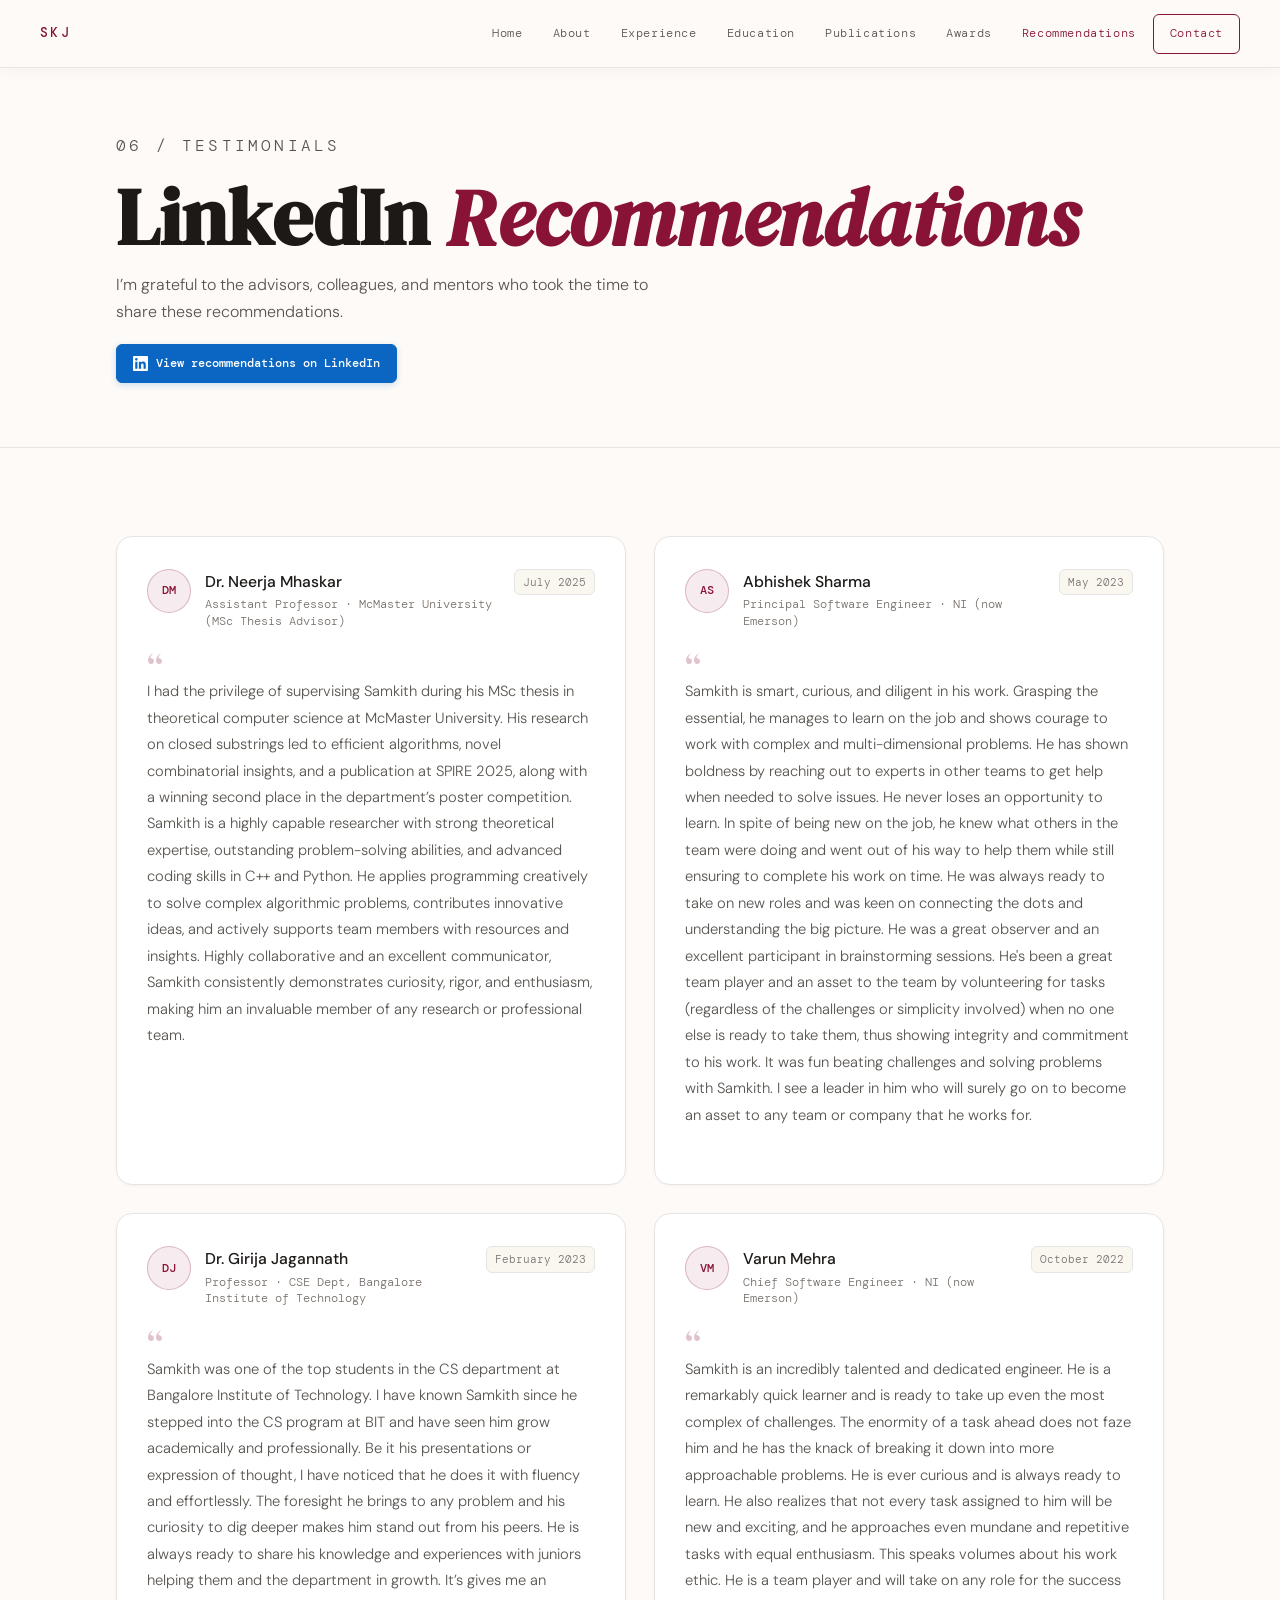
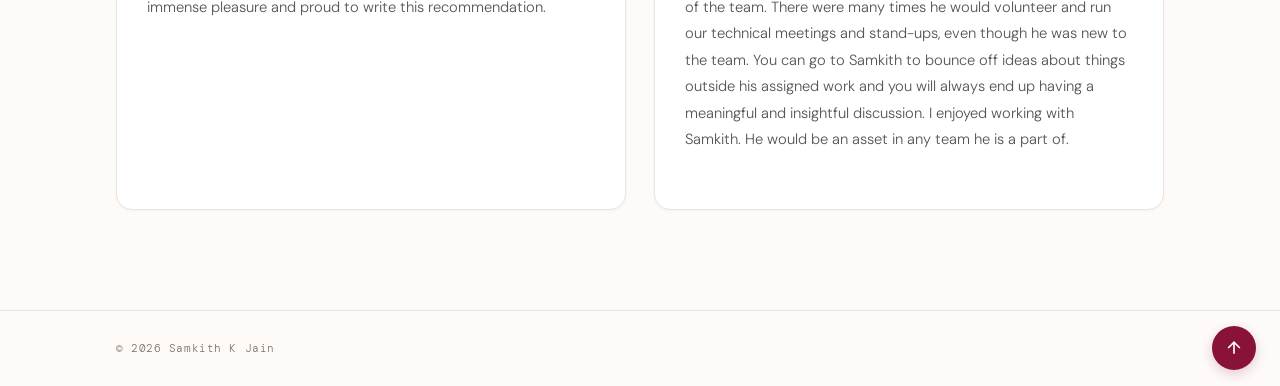
<file: pages/recommendations.html>
<!DOCTYPE html>

<html lang="en">
<head>
<meta charset="utf-8"/>
<meta content="width=device-width, initial-scale=1.0" name="viewport"/>
<title>Recommendations &amp; Praise — Samkith K Jain</title>
<meta content="Verified LinkedIn recommendations and letters of endorsement from research advisors and engineering colleagues for Samkith K Jain." name="description"/>
<meta content="Samkith K Jain" name="author"/>
<meta content="Recommendations &amp; Praise — Samkith K Jain" property="og:title"/>
<meta content="Verified LinkedIn recommendations and letters of endorsement from research advisors and engineering colleagues." property="og:description"/>
<meta content="Samkith K Jain" property="og:site_name"/>
<meta content="website" property="og:type"/>
<meta content="https://samkithkjain.github.io/pages/recommendations.html" property="og:url"/>
<meta content="https://samkithkjain.github.io/assets/images/profile.jpeg" property="og:image"/>
<meta content="summary" name="twitter:card"/>
<meta content="Recommendations &amp; Praise — Samkith K Jain" name="twitter:title"/>
<meta content="Verified LinkedIn recommendations and letters of endorsement from research advisors and engineering colleagues." name="twitter:description"/>
<meta content="https://samkithkjain.github.io/assets/images/profile.jpeg" name="twitter:image"/>
<link href="https://samkithkjain.github.io/pages/recommendations.html" rel="canonical"/>
<link href="https://fonts.googleapis.com" rel="preconnect"/>
<link crossorigin href="https://fonts.gstatic.com" rel="preconnect"/>
<link href="https://fonts.googleapis.com/css2?family=DM+Serif+Display:ital@0;1&family=DM+Mono:wght@300;400;500&family=DM+Sans:ital,opsz,wght@0,9..40,300;0,9..40,400;0,9..40,500;1,9..40,300&display=swap" rel="stylesheet"/>
<link href="../css/style.css" rel="stylesheet"/>
<link href="../css/recommendations.css" rel="stylesheet"/>
<link href="../assets/favicon.svg" rel="icon" type="image/svg+xml"/>
<link href="../manifest.json" rel="manifest"/>
<meta content="#881337" name="theme-color"/>
<meta content="yes" name="mobile-web-app-capable"/>
<meta content="yes" name="apple-mobile-web-app-capable"/>
<meta content="Samkith K Jain" name="apple-mobile-web-app-title"/>
<script type="application/ld+json">
  {
    "@context": "https://schema.org",
    "@type": "Person",
    "name": "Samkith K Jain",
    "url": "https://samkithkjain.github.io",
    "jobTitle": "Software Engineer",
    "sameAs": [
      "https://www.linkedin.com/in/samkithkjain",
      "https://github.com/samkithkjain",
      "https://orcid.org/0009-0008-5300-6875"
    ]
  }
</script>
</head>
<body>
<a class="skip-link" href="#main-content">Skip to content</a>
<!-- NAV -->
<nav aria-label="Primary navigation" class="solid" id="navbar">
<a class="nav-logo" href="../index.html">SKJ</a>
<ul class="nav-links" id="nav-links">
<li><a href="../index.html">Home</a></li>
<li><a href="about.html">About</a></li>
<li><a href="experience.html">Experience</a></li>
<li><a href="education.html">Education</a></li>
<li><a href="publications.html">Publications</a></li>
<li><a href="awards.html">Awards</a></li>
<li><a aria-current="page" class="active" href="recommendations.html">Recommendations</a></li>
<li><a class="nav-cta" href="contact.html">Contact</a></li>
</ul>
<button aria-controls="nav-links" aria-expanded="false" aria-label="Open menu" class="hamburger" id="hamburger">
<span></span><span></span><span></span>
</button>
</nav>
<div class="page-hero">
<div class="container">
<p class="section-label">06 / Testimonials</p>
<h1>LinkedIn <em>Recommendations</em></h1>
<p>I’m grateful to the advisors, colleagues, and mentors who took the time to share these recommendations.</p>
<a href="https://www.linkedin.com/in/samkithkjain/details/recommendations/" target="_blank" rel="noopener noreferrer" class="rec-proof-btn rec-top-link">
<svg fill="currentColor" viewbox="0 0 24 24" aria-hidden="true">
<path d="M20.447 20.452h-3.554v-5.569c0-1.328-.027-3.037-1.852-3.037-1.853 0-2.136 1.445-2.136 2.939v5.667H9.351V9h3.414v1.561h.046c.477-.9 1.637-1.85 3.37-1.85 3.601 0 4.267 2.37 4.267 5.455v6.286zM5.337 7.433a2.062 2.062 0 01-2.063-2.065 2.064 2.064 0 112.063 2.065zm1.782 13.019H3.555V9h3.564v11.452zM22.225 0H1.771C.792 0 0 .774 0 1.729v20.542C0 23.227.792 24 1.771 24h20.451C23.2 24 24 23.227 24 22.271V1.729C24 .774 23.2 0 22.222 0h.003z"></path>
</svg>
View recommendations on LinkedIn
</a>
</div>
</div>
<main id="main-content">
<section class="rec-section">
<div class="container">
<div class="rec-grid">
<!-- ═══ REC 1: Dr. Neerja Mhaskar ═══ -->
<article class="rec-card reveal" data-name="Dr. Neerja Mhaskar">
<div>
<header class="rec-header">
<div class="rec-avatar">NM</div>
<div class="rec-author-info">
<h3 class="rec-name">Dr. Neerja Mhaskar</h3>
<p class="rec-role">Assistant Professor · McMaster University (MSc Thesis Advisor)</p>
</div>
<span class="rec-date-badge">July 2025</span>
</header>
<blockquote class="rec-quote">
                I had the privilege of supervising Samkith during his MSc thesis in theoretical computer science at
                McMaster University. His research on closed substrings led to efficient algorithms, novel combinatorial
                insights, and a publication at SPIRE 2025, along with a winning second place in the department’s poster
                competition. Samkith is a highly capable researcher with strong theoretical expertise, outstanding
                problem-solving abilities, and advanced coding skills in C++ and Python. He applies programming
                creatively to solve complex algorithmic problems, contributes innovative ideas, and actively supports
                team members with resources and insights. Highly collaborative and an excellent communicator, Samkith
                consistently demonstrates curiosity, rigor, and enthusiasm, making him an invaluable member of any
                research or professional team.
              </blockquote>
</div>
</article>
<!-- ═══ REC 2: Abhishek Sharma ═══ -->
<article class="rec-card reveal" data-name="Abhishek Sharma">
<div>
<header class="rec-header">
<div class="rec-avatar">AS</div>
<div class="rec-author-info">
<h3 class="rec-name">Abhishek Sharma</h3>
<p class="rec-role">Principal Software Engineer · NI (now Emerson)</p>
</div>
<span class="rec-date-badge">May 2023</span>
</header>
<blockquote class="rec-quote">
                Samkith is smart, curious, and diligent in his work. Grasping the essential, he manages to learn on the
                job and shows courage to work with complex and multi-dimensional problems. He has shown boldness by
                reaching out to experts in other teams to get help when needed to solve issues. He never loses an
                opportunity to learn. In spite of being new on the job, he knew what others in the team were doing and
                went out of his way to help them while still ensuring to complete his work on time. He was always ready
                to take on new roles and was keen on connecting the dots and understanding the big picture. He was a
                great observer and an excellent participant in brainstorming sessions. He's been a great team player and
                an asset to the team by volunteering for tasks (regardless of the challenges or simplicity involved)
                when no one else is ready to take them, thus showing integrity and commitment to his work. It was fun
                beating challenges and solving problems with Samkith. I see a leader in him who will surely go on to
                become an asset to any team or company that he works for.
              </blockquote>
</div>
</article>
<!-- ═══ REC 3: Dr. Girija Jagannath ═══ -->
<article class="rec-card reveal" data-name="Dr. Girija Jagannath">
<div>
<header class="rec-header">
<div class="rec-avatar">GJ</div>
<div class="rec-author-info">
<h3 class="rec-name">Dr. Girija Jagannath</h3>
<p class="rec-role">Professor · CSE Dept, Bangalore Institute of Technology</p>
</div>
<span class="rec-date-badge">February 2023</span>
</header>
<blockquote class="rec-quote">
                Samkith was one of the top students in the CS department at Bangalore Institute of Technology. I have
                known Samkith since he stepped into the CS program at BIT and have seen him grow academically and
                professionally. Be it his presentations or expression of thought, I have noticed that he does it with
                fluency and effortlessly. The foresight he brings to any problem and his curiosity to dig deeper makes
                him stand out from his peers. He is always ready to share his knowledge and experiences with juniors
                helping them and the department in growth. It’s gives me an immense pleasure and proud to write this
                recommendation.
              </blockquote>
</div>
</article>
<!-- ═══ REC 4: Varun Mehra ═══ -->
<article class="rec-card reveal" data-name="Varun Mehra">
<div>
<header class="rec-header">
<div class="rec-avatar">VM</div>
<div class="rec-author-info">
<h3 class="rec-name">Varun Mehra</h3>
<p class="rec-role">Chief Software Engineer · NI (now Emerson)</p>
</div>
<span class="rec-date-badge">October 2022</span>
</header>
<blockquote class="rec-quote">
                Samkith is an incredibly talented and dedicated engineer. He is a remarkably quick learner and is ready
                to take up even the most complex of challenges. The enormity of a task ahead does not faze him and he
                has the knack of breaking it down into more approachable problems. He is ever curious and is always
                ready to learn. He also realizes that not every task assigned to him will be new and exciting, and he
                approaches even mundane and repetitive tasks with equal enthusiasm. This speaks volumes about his work
                ethic. He is a team player and will take on any role for the success of the team. There were many times
                he would volunteer and run our technical meetings and stand-ups, even though he was new to the team. You
                can go to Samkith to bounce off ideas about things outside his assigned work and you will always end up
                having a meaningful and insightful discussion. I enjoyed working with Samkith. He would be an asset in
                any team he is a part of.
              </blockquote>
</div>
</article>
</div>
</div>
</section>
</main>

<footer>
<div class="container">
<div class="footer-inner">
<p>© <span id="year"></span> Samkith K Jain</p>
</div>
</div>
</footer>
<script src="../js/shared-v4.js"></script>
<script src="../js/recommendations.js"></script>
</body>
</html>
</file>
<file: css/style.css>
/* =========================================
   Samkith K JAIN — SHARED STYLESHEET
   Theme: Editorial Light · DM type family
   ========================================= */

:root {
  --bg: #fdfaf7;
  --bg-2: #f5efe8;
  --bg-3: #ece3da;
  --surface: #ffffff;
  --surface-2: #faf6f0;
  --border: #e7e5e4;
  --border-light: #f0edea;
  --text: #1c1917;
  --text-muted: #57534e;
  --text-dim: #78716c;
  --accent: #881337;
  --accent-2: #6b0f2b;
  --accent-soft: rgba(136, 19, 55, 0.08);
  --teal: #0e7490;
  --teal-soft: rgba(14, 116, 144, 0.08);
  --radius: 10px;
  --radius-sm: 6px;
  --radius-lg: 16px;
  --font-serif: 'DM Serif Display', Georgia, serif;
  --font-mono: 'DM Mono', 'Courier New', monospace;
  --font-sans: 'DM Sans', system-ui, -apple-system, BlinkMacSystemFont, sans-serif;
  --nav-h: 68px;
  --max-w: 1120px;
  --shadow-sm: 0 1px 3px rgba(28, 25, 23, 0.04);
  --shadow-md: 0 6px 20px rgba(28, 25, 23, 0.06);
  --shadow-lg: 0 16px 36px rgba(28, 25, 23, 0.08);
}

/* RESET */
*,
*::before,
*::after {
  box-sizing: border-box;
  margin: 0;
  padding: 0;
}

html {
  scroll-behavior: smooth;
  font-size: 16px;
  -webkit-text-size-adjust: 100%;
  text-size-adjust: 100%;
}

body {
  background: var(--bg);
  color: var(--text);
  font-family: var(--font-sans);
  font-weight: 300;
  line-height: 1.7;
  overflow-x: hidden;
  min-height: 100vh;
  display: flex;
  flex-direction: column;
}

main {
  flex: 1;
  scroll-margin-top: var(--nav-h);
}

a {
  color: inherit;
  text-decoration: none;
}

a:focus-visible,
button:focus-visible {
  outline: 3px solid var(--accent);
  outline-offset: 3px;
}

.skip-link {
  position: fixed;
  top: 12px;
  left: 12px;
  z-index: 300;
  padding: 8px 14px;
  border-radius: var(--radius-sm);
  background: var(--text);
  color: var(--bg);
  font-family: var(--font-mono);
  font-size: .72rem;
  transform: translateY(-150%);
  transition: transform .2s;
}

.skip-link:focus {
  transform: translateY(0);
}

ul {
  list-style: none;
}

img {
  max-width: 100%;
  height: auto;
  display: block;
}

::-webkit-scrollbar {
  width: 5px;
}

::-webkit-scrollbar-track {
  background: var(--bg-2);
}

::-webkit-scrollbar-thumb {
  background: var(--text-dim);
  border-radius: 3px;
}

/* CONTAINER */
.container {
  max-width: var(--max-w);
  margin: 0 auto;
  padding: 0 36px;
}

.content-section,
.about-section,
.rec-section {
  padding: 88px 0 100px;
}

/* =================== NAV =================== */
#navbar {
  position: fixed;
  top: 0;
  left: 0;
  right: 0;
  z-index: 200;
  height: var(--nav-h);
  display: flex;
  align-items: center;
  justify-content: space-between;
  padding: 0 40px;
  transition: background .4s, backdrop-filter .4s, border-bottom .4s;
}

#navbar.scrolled,
#navbar.solid {
  background: var(--bg);
  border-bottom: 1px solid var(--border);
  box-shadow: 0 2px 14px rgba(28, 25, 23, 0.04);
}

.nav-logo {
  font-family: var(--font-mono);
  font-size: .82rem;
  font-weight: 500;
  color: var(--accent);
  letter-spacing: .18em;
  flex-shrink: 0;
}

.nav-links {
  display: flex;
  align-items: center;
  gap: 4px;
}

.nav-links a {
  display: flex;
  align-items: center;
  font-family: var(--font-mono);
  font-size: .75rem;
  letter-spacing: .05em;
  color: var(--text-muted);
  padding: 6px 13px;
  min-height: 40px;
  border-radius: var(--radius-sm);
  transition: color .2s, background .2s;
  white-space: nowrap;
}

.nav-links a:hover {
  color: var(--text);
  background: var(--surface);
}

.nav-links a.active {
  color: var(--accent);
}

.nav-links a:focus-visible {
  background: var(--accent-soft);
}

.nav-links a.nav-cta {
  color: var(--accent);
  border: 1px solid var(--accent);
  padding: 5px 16px;
}

.nav-links a.nav-cta:hover {
  background: var(--accent);
  color: var(--bg);
}

.hamburger {
  display: none;
  flex-direction: column;
  gap: 5px;
  background: none;
  border: none;
  cursor: pointer;
  padding: 4px;
  min-width: 44px;
  min-height: 44px;
  align-items: center;
  justify-content: center;
}

.hamburger span {
  display: block;
  width: 22px;
  height: 1.5px;
  background: var(--text-muted);
  transition: .3s;
}

/* PAGE HERO (inner pages) */
.page-hero {
  padding: calc(var(--nav-h) + 64px) 0 64px;
  border-bottom: 1px solid var(--border);
}

.page-hero .container {
  display: flex;
  flex-direction: column;
  gap: 12px;
}

.page-hero .section-label {
  margin-bottom: 4px;
}

.page-hero h1 {
  font-family: var(--font-serif);
  font-size: clamp(2.6rem, 7vw, 5rem);
  line-height: 1.05;
  color: var(--text);
}

.page-hero h1 em {
  font-style: italic;
  color: var(--accent);
}

.page-hero p {
  font-size: 1rem;
  color: var(--text-muted);
  max-width: 560px;
}

/* SECTION BASICS */
.section-label {
  font-family: var(--font-mono);
  font-size: .7rem;
  letter-spacing: .2em;
  color: var(--accent);
  text-transform: uppercase;
  margin-bottom: 10px;
}

.section-heading {
  font-family: var(--font-serif);
  font-size: clamp(1.8rem, 4vw, 2.6rem);
  font-weight: 400;
  color: var(--text);
  margin-bottom: 48px;
  line-height: 1.2;
}

/* TAGS */
.tag {
  font-family: var(--font-mono);
  font-size: .7rem;
  color: var(--text-muted);
  background: var(--bg-3);
  border: 1px solid var(--border);
  padding: 3px 11px;
  border-radius: 100px;
  white-space: nowrap;
}

/* =================== TIMELINE =================== */
.timeline {
  position: relative;
  padding-left: 36px;
}

.timeline::before {
  content: '';
  position: absolute;
  left: 7px;
  top: 12px;
  bottom: 0;
  width: 1px;
  background: linear-gradient(to bottom, var(--accent) 0%, var(--border) 40%, transparent 100%);
}

.timeline-item {
  position: relative;
  margin-bottom: 44px;
  opacity: 0;
  transform: translateX(-18px);
}

.timeline-item.visible {
  opacity: 1;
  transform: translateX(0);
  transition: opacity .5s
}

.timeline-marker {
  position: absolute;
  left: -36px;
  top: 18px;
}

.marker-dot {
  width: 15px;
  height: 15px;
  border-radius: 50%;
  background: var(--bg);
  border: 2px solid var(--accent);
  box-shadow: 0 0 0 4px var(--accent-soft);
  transition: background .3s;
}

.timeline-item:hover .marker-dot {
  background: var(--accent);
}

.timeline-card {
  background: var(--surface);
  border: 1px solid var(--border);
  border-radius: var(--radius);
  padding: 26px 30px;
  transition: border-color .3s, box-shadow .3s, transform .3s;
  position: relative;
  overflow: hidden;
}

.timeline-card::before {
  content: '';
  position: absolute;
  left: 0;
  top: 0;
  bottom: 0;
  width: 3px;
  background: var(--accent);
  border-radius: 3px 0 0 3px;
  opacity: 0;
  transition: opacity .3s;
}

.timeline-item:hover .timeline-card {
  border-color: rgba(178, 58, 58, .3);
  box-shadow: 0 8px 40px rgba(0, 0, 0, .15);
  transform: translateX(4px);
}

.timeline-item:hover .timeline-card::before {
  opacity: 1;
}

.card-meta {
  display: flex;
  align-items: center;
  flex-wrap: wrap;
  gap: 8px 12px;
  margin-bottom: 8px;
}

.card-date {
  font-family: var(--font-mono);
  font-size: .7rem;
  color: var(--text-dim);
  letter-spacing: .04em;
}

.card-type {
  font-family: var(--font-mono);
  font-size: .63rem;
  letter-spacing: .08em;
  text-transform: uppercase;
  background: var(--teal-soft);
  color: var(--teal);
  padding: 2px 9px;
  border-radius: 100px;
  border: 1px solid rgba(8, 122, 114, .2);
}

.card-title {
  font-family: var(--font-serif);
  font-size: 1.25rem;
  font-weight: 400;
  color: var(--text);
  margin-bottom: 3px;
}

.card-org {
  font-size: .84rem;
  color: var(--text-muted);
  margin-bottom: 14px;
}

.card-bullets {
  display: flex;
  flex-direction: column;
  gap: 7px;
  margin-bottom: 14px;
}

.card-bullets li {
  font-size: .86rem;
  color: var(--text-muted);
  padding-left: 18px;
  position: relative;
  line-height: 1.6;
}

.card-bullets li::before {
  content: '→';
  position: absolute;
  left: 0;
  color: var(--accent);
  font-size: .78rem;
}

.card-description {
  font-size: .86rem;
  color: var(--text-muted);
  margin-bottom: 8px;
  line-height: 1.7;
}

.card-description code {
  font-family: var(--font-mono);
  font-size: .78rem;
  color: var(--accent);
  background: var(--bg-2);
  border: 1px solid var(--border);
  padding: 1px 6px;
  border-radius: 4px;
}

.card-tags {
  display: flex;
  flex-wrap: wrap;
  gap: 7px;
}

/* EXP CARD */
.exp-card {
  display: grid;
  grid-template-columns: 42px 1fr;
  gap: 18px;
  align-items: start;
}

.exp-icon {
  width: 42px;
  height: 42px;
  display: flex;
  align-items: center;
  justify-content: center;
  background: var(--accent-soft);
  border: 1px solid rgba(178, 58, 58, .3);
  border-radius: var(--radius-sm);
  color: var(--accent);
}

.exp-icon svg {
  width: 20px;
  height: 20px;
}

.exp-icon img {
  width: 100%;
  height: 100%;
  object-fit: contain;
}

.exp-icon img.ni-logo {
  background: transparent;
  border-radius: 4px;
  padding: 0;
}

/* EDU CARD */
.edu-card {
  display: grid;
  grid-template-columns: 42px 1fr;
  gap: 18px;
  align-items: start;
}

.edu-icon {
  width: 42px;
  height: 42px;
  display: flex;
  align-items: center;
  justify-content: center;
  background: var(--accent-soft);
  border: 1px solid rgba(178, 58, 58, .3);
  border-radius: var(--radius-sm);
  color: var(--accent);
}

.edu-icon svg {
  width: 20px;
  height: 20px;
}

.edu-icon img {
  width: 100%;
  height: 100%;
  object-fit: contain;
}

/* =================== PUBLICATIONS =================== */
.publications-section {
  padding-top: 88px;
}

.pub-filter {
  display: flex;
  gap: 8px;
  flex-wrap: wrap;
  margin-bottom: 36px;
}

.filter-btn {
  font-family: var(--font-mono);
  font-size: .73rem;
  letter-spacing: .07em;
  text-transform: uppercase;
  padding: 6px 18px;
  border-radius: 100px;
  border: 1px solid var(--border);
  background: none;
  color: var(--text-muted);
  cursor: pointer;
  transition: all .2s;
}

.filter-btn:hover {
  border-color: var(--accent);
  color: var(--accent);
}

.filter-btn.active {
  background: var(--accent);
  border-color: var(--accent);
  color: var(--bg);
}

.pub-list {
  display: flex;
  flex-direction: column;
  gap: 2px;
}

.pub-item {
  display: grid;
  grid-template-columns: 44px 42px 1fr;
  gap: 18px;
  padding: 22px 26px;
  border: 1px solid var(--border);
  /* visible border on load */
  border-radius: var(--radius);
  transition: background .3s, border-color .3s, box-shadow .3s;
  align-items: start;
  opacity: 0;
  transform: translateY(20px);
}

.pub-brand {
  width: 42px;
  height: 42px;
  display: flex;
  align-items: center;
  justify-content: center;
  background: var(--accent-soft);
  border: 1px solid rgba(178, 58, 58, .3);
  border-radius: var(--radius-sm);
  color: var(--accent);
}

.pub-brand img {
  width: 100%;
  height: 100%;
  object-fit: contain;
}

.pub-brand.springer {
  background: #111c2a;
  border-color: rgba(17, 28, 42, 0.2);
}

.pub-brand.springer img {
  padding: 4px;
}

.pub-brand img.ni-logo {
  background: transparent;
  border-radius: 4px;
  padding: 0;
}

.pub-item.visible {
  opacity: 1;
  transform: translateY(0);
  transition: opacity .6s, transform .6s;
}

.pub-item:hover {
  background: var(--surface);
  border-color: var(--accent);
  /* accent highlight */
  box-shadow: 0 4px 12px rgba(0, 0, 0, 0.08);
  /* subtle elevation */
}

.pub-item.hidden {
  display: none;
}

.pub-number {
  font-family: var(--font-mono);
  font-size: .73rem;
  color: var(--text-dim);
  padding-top: 4px;
}

.pub-type-badge {
  font-family: var(--font-mono);
  font-size: .63rem;
  letter-spacing: .1em;
  text-transform: uppercase;
  padding: 2px 9px;
  border-radius: 100px;
  margin-bottom: 9px;
  display: inline-block;
}

.pub-type-badge.conference {
  background: var(--teal-soft);
  color: var(--teal);
  border: 1px solid rgba(8, 122, 114, .25);
}

.pub-type-badge.journal {
  background: var(--accent-soft);
  color: var(--accent);
  border: 1px solid rgba(178, 58, 58, .25);
}

.pub-type-badge.workshop,
.pub-type-badge.thesis,
.pub-type-badge.technical {
  background: rgba(143, 61, 61, .1);
  color: var(--accent-2);
  border: 1px solid rgba(143, 61, 61, .25);
}

.pub-title {
  font-family: var(--font-serif);
  font-size: 1.08rem;
  font-weight: 400;
  color: var(--text);
  margin-bottom: 7px;
  line-height: 1.4;
}

.pub-authors {
  font-size: .81rem;
  color: var(--text-muted);
  margin-bottom: 3px;
}

.pub-venue {
  font-family: var(--font-mono);
  font-size: .72rem;
  color: var(--text-dim);
  margin-bottom: 12px;
}

.pub-links {
  display: flex;
  gap: 10px;
  flex-wrap: wrap;
  margin-top: 14px;
}

.pub-link {
  display: inline-flex;
  align-items: center;
  gap: 6px;
  font-family: var(--font-mono);
  font-size: 0.74rem;
  letter-spacing: 0.03em;
  color: var(--accent);
  background: var(--surface-2);
  border: 1px solid var(--border);
  padding: 6px 14px;
  border-radius: var(--radius-sm);
  transition: all 0.2s ease;
  text-decoration: none;
  box-shadow: 0 1px 2px rgba(24, 24, 27, 0.03);
}

.pub-link:hover {
  background: var(--accent);
  color: #ffffff;
  border-color: var(--accent);
  transform: translateY(-1px);
  box-shadow: 0 4px 12px rgba(136, 19, 55, 0.2);
}

.pub-link:active {
  transform: translateY(0);
}

/* =================== AWARDS =================== */
.awards-grid {
  display: grid;
  grid-template-columns: repeat(auto-fill, minmax(240px, 1fr));
  gap: 18px;
}

.award-card {
  background: var(--surface);
  border: 1px solid var(--border);
  border-radius: var(--radius);
  padding: 26px 22px;
  position: relative;
  overflow: hidden;
  transition: border-color .3s, transform .3s, box-shadow .3s;
  opacity: 0;
  transform: translateY(18px);
}

.award-card.visible {
  opacity: 1;
  transform: translateY(0);
}

.award-card::after {
  content: '';
  position: absolute;
  bottom: 0;
  left: 0;
  right: 0;
  height: 2px;
  background: linear-gradient(90deg, var(--accent), var(--teal));
  transform: scaleX(0);
  transition: transform .4s;
  transform-origin: left;
}

.award-card:hover {
  border-color: rgba(178, 58, 58, .3);
  transform: translateY(-4px);
  box-shadow: 0 16px 40px rgba(0, 0, 0, .3);
}

.award-card:hover::after {
  transform: scaleX(1);
}

.award-year {
  font-family: var(--font-mono);
  font-size: .67rem;
  letter-spacing: .12em;
  color: var(--text-dim);
  margin-bottom: 14px;
}

.award-icon {
  font-size: 1.8rem;
  margin-bottom: 14px;
  line-height: 1;
}

.award-title {
  font-family: var(--font-serif);
  font-size: 1.05rem;
  font-weight: 400;
  color: var(--text);
  margin-bottom: 5px;
  line-height: 1.3;
}

.award-org {
  font-family: var(--font-mono);
  font-size: .73rem;
  color: var(--accent);
  margin-bottom: 9px;
}

.award-desc {
  font-size: .8rem;
  color: var(--text-muted);
  line-height: 1.6;
}

/* =================== FOOTER =================== */
footer {
  background: var(--bg);
  border-top: 1px solid var(--border);
  padding: 28px 0;
}

.footer-inner {
  display: flex;
  align-items: center;
  justify-content: space-between;
  flex-wrap: wrap;
  gap: 16px;
}

footer p {
  font-family: var(--font-mono);
  font-size: .7rem;
  color: var(--text-dim);
  letter-spacing: .05em;
}

/* =================== BUTTONS =================== */
.btn-primary {
  background: var(--accent);
  color: var(--bg);
  font-family: var(--font-sans);
  font-size: .88rem;
  font-weight: 500;
  padding: 13px 30px;
  border-radius: var(--radius);
  display: inline-block;
  transition: transform .2s, box-shadow .2s;
}

.btn-primary:hover {
  transform: translateY(-2px);
  box-shadow: 0 10px 28px rgba(178, 58, 58, .28);
}

.btn-ghost {
  color: var(--text);
  font-family: var(--font-sans);
  font-size: .88rem;
  padding: 13px 30px;
  border-radius: var(--radius);
  border: 1px solid var(--border);
  display: inline-block;
  transition: border-color .2s, background .2s;
}

.btn-ghost:hover {
  border-color: var(--text-muted);
  background: var(--surface);
}

/* =================== ICON LINKS =================== */
.icon-link {
  display: flex;
  align-items: center;
  gap: 10px;
  font-family: var(--font-mono);
  font-size: .77rem;
  color: var(--text-muted);
  padding: 8px 12px;
  border-radius: var(--radius-sm);
  border: 1px solid var(--border);
  transition: color .2s, border-color .2s, background .2s;
}

.icon-link svg {
  width: 15px;
  height: 15px;
  flex-shrink: 0;
}

.icon-link:hover {
  color: var(--accent);
  border-color: var(--accent);
  background: var(--accent-soft);
}

/* =================== ANIMATIONS =================== */
@keyframes fadeUp {
  from {
    opacity: 0;
    transform: translateY(18px);
  }

  to {
    opacity: 1;
    transform: translateY(0);
  }
}

@media (prefers-reduced-motion: reduce) {

  *,
  *::before,
  *::after {
    scroll-behavior: auto !important;
    animation-duration: .01ms !important;
    animation-iteration-count: 1 !important;
    transition-duration: .01ms !important;
  }
}

@keyframes fadeInPage {
  from {
    opacity: 0;
  }

  to {
    opacity: 1;
  }
}

body {
  animation: fadeInPage 0.4s cubic-bezier(0.16, 1, 0.3, 1) forwards;
}

@keyframes fadeIn {
  from {
    opacity: 0;
  }

  to {
    opacity: 1;
  }
}

/* =================== RESPONSIVE =================== */

/* Compact Desktop / Small Laptop Navbar */
@media (min-width: 961px) and (max-width: 1140px) {
  #navbar {
    padding: 0 24px;
  }

  .nav-links {
    gap: 2px;
  }

  .nav-links a {
    padding: 6px 9px;
    font-size: 0.72rem;
  }

  .nav-links a.nav-cta {
    padding: 5px 12px;
  }
}

/* Tablet & Mobile Breakpoint (960px) */
@media (max-width: 960px) {
  .nav-links {
    display: none;
  }

  .nav-links.open {
    display: flex;
    flex-direction: column;
    align-items: flex-start;
    position: fixed;
    top: var(--nav-h);
    left: 0;
    right: 0;
    max-height: calc(100vh - var(--nav-h));
    max-height: calc(100dvh - var(--nav-h));
    overflow-y: auto;
    -webkit-overflow-scrolling: touch;
    background: rgba(253, 250, 247, 0.98);
    backdrop-filter: blur(18px);
    -webkit-backdrop-filter: blur(18px);
    padding: 20px 24px 28px;
    border-bottom: 1px solid var(--border);
    gap: 4px;
    box-shadow: 0 16px 36px rgba(28, 25, 23, 0.1);
    animation: navSlideDown 0.25s cubic-bezier(0.16, 1, 0.3, 1) forwards;
  }

  .nav-links.open a {
    width: 100%;
    padding: 10px 14px;
    font-size: 0.85rem;
    min-height: 44px;
    display: flex;
    align-items: center;
  }

  .hamburger {
    display: flex;
  }

  .container {
    padding: 0 24px;
  }

  #navbar {
    padding: 0 24px;
  }

  .content-section,
  .about-section,
  .rec-section,
  .publications-section {
    padding-top: 56px;
    padding-bottom: 72px;
  }

  .pub-item {
    grid-template-columns: 1fr;
    gap: 14px;
  }

  .pub-number {
    display: none;
  }

  .footer-inner {
    flex-direction: column;
    text-align: center;
    gap: 12px;
  }
}

@keyframes navSlideDown {
  from {
    opacity: 0;
    transform: translateY(-8px);
  }

  to {
    opacity: 1;
    transform: translateY(0);
  }
}

div.page-hero+main#main-content>section:first-child {
  padding-top: 88px;
}

/* Tablet Portrait & Large Handhelds (768px) */
@media (max-width: 768px) {
  .page-hero {
    padding: calc(var(--nav-h) + 28px) 0 32px;
  }

  .page-hero h1 {
    font-size: clamp(2rem, 7.5vw, 3.4rem);
  }

  .page-hero p {
    font-size: 0.92rem;
  }

  div.page-hero+main#main-content>section:first-child {
    padding-top: 48px;
  }

  .section-heading {
    margin-bottom: 32px;
  }
}

/* Mobile Devices (640px) */
@media (max-width: 640px) {
  .timeline {
    padding-left: 22px;
  }

  .timeline::before {
    left: 4px;
  }

  .timeline-marker {
    left: -22px;
    top: 16px;
  }

  .marker-dot {
    width: 11px;
    height: 11px;
    box-shadow: 0 0 0 3px var(--accent-soft);
  }

  .timeline-card {
    padding: 20px 18px;
  }

  .timeline-item {
    margin-bottom: 32px;
  }

  .exp-card,
  .edu-card {
    grid-template-columns: 1fr;
    gap: 12px;
  }

  .exp-icon,
  .edu-icon {
    display: flex;
    width: 36px;
    height: 36px;
  }

  .exp-icon svg,
  .edu-icon svg {
    width: 18px;
    height: 18px;
  }

  .pub-item {
    padding: 18px 16px;
  }

  .pub-title {
    font-size: 1.02rem;
  }

  .pub-links {
    gap: 8px;
  }

  .pub-link {
    font-size: 0.72rem;
    padding: 6px 12px;
    max-width: 100%;
    word-break: break-word;
  }
}

/* Small Mobile Phones (480px and below) */
@media (max-width: 480px) {
  .container {
    padding: 0 16px;
  }

  #navbar {
    padding: 0 16px;
  }

  .timeline {
    padding-left: 18px;
  }

  .timeline::before {
    left: 3px;
  }

  .timeline-marker {
    left: -18px;
    top: 14px;
  }

  .marker-dot {
    width: 9px;
    height: 9px;
    box-shadow: 0 0 0 2px var(--accent-soft);
  }

  .timeline-card {
    padding: 16px 14px;
  }

  .card-title {
    font-size: 1.15rem;
  }

  .card-org {
    font-size: 0.8rem;
    margin-bottom: 10px;
  }

  .card-bullets li {
    font-size: 0.82rem;
    line-height: 1.55;
    padding-left: 15px;
  }

  .card-bullets li::before {
    font-size: 0.72rem;
  }

  .tag {
    font-size: 0.65rem;
    padding: 2px 8px;
  }

  .awards-grid {
    grid-template-columns: 1fr;
    gap: 14px;
  }

  .award-card {
    padding: 20px 16px;
  }

  .pub-filter {
    gap: 6px;
    margin-bottom: 24px;
  }

  .filter-btn {
    font-size: 0.68rem;
    padding: 6px 13px;
  }

  .btn-primary,
  .btn-ghost {
    padding: 11px 22px;
    font-size: 0.84rem;
  }

  div.page-hero+main#main-content>section:first-child {
    padding-top: 36px;
  }

  .content-section,
  .about-section,
  .rec-section,
  .publications-section {
    padding-bottom: 56px;
  }
}

/* =================== BACK TO TOP =================== */
.back-to-top {
  position: absolute;
  top: 50%;
  right: 24px;
  width: 44px;
  height: 44px;
  border-radius: 50%;
  background: var(--accent);
  color: #fff;
  border: none;
  cursor: pointer;
  display: flex;
  align-items: center;
  justify-content: center;
  box-shadow: 0 4px 12px rgba(136, 19, 55, 0.2);
  transform: translateY(-50%);
  transition: transform 0.2s, background 0.2s, box-shadow 0.2s;
  z-index: 10;
}

.back-to-top.hidden {
  display: none;
}

.back-to-top:hover {
  background: var(--accent-2);
  transform: translateY(-50%) scale(1.05);
  box-shadow: 0 6px 16px rgba(136, 19, 55, 0.3);
}

.back-to-top svg {
  width: 20px;
  height: 20px;
}

@media (max-width: 480px) {
  .back-to-top {
    right: 16px;
    width: 38px;
    height: 38px;
  }

  .back-to-top svg {
    width: 18px;
    height: 18px;
  }
}
</file>
<file: css/home.css>
/* =========================================
   HOME PAGE — EDITORIAL MONOGRAPH THEME
   Samkith K Jain Portfolio
   ========================================= */

/* ======= HERO ======= */
#hero {
  min-height: 100vh;
  min-height: 100svh;
  display: flex;
  align-items: center;
  justify-content: center;
  position: relative;
  overflow: hidden;
  padding: var(--nav-h) 40px 0;
}

.hero-bg {
  position: absolute;
  inset: 0;
  z-index: 0;
  pointer-events: none;
}

.grid-overlay {
  position: absolute;
  inset: 0;
  background-image:
    linear-gradient(rgba(136, 19, 55, 0.04) 1px, transparent 1px),
    linear-gradient(90deg, rgba(136, 19, 55, 0.04) 1px, transparent 1px);
  background-size: 60px 60px;
  mask-image: radial-gradient(ellipse 80% 60% at 50% 50%, black 30%, transparent 100%);
}

.hero-bg::after {
  content: '';
  position: absolute;
  inset: 0;
  background:
    radial-gradient(ellipse 60% 50% at 65% 40%, rgba(14, 116, 144, 0.06) 0%, transparent 70%),
    radial-gradient(ellipse 40% 40% at 20% 80%, rgba(136, 19, 55, 0.06) 0%, transparent 60%);
}

.math-canvas {
  position: fixed;
  top: 0;
  left: 0;
  right: 0;
  bottom: 0;
  width: 100vw;
  height: 100vh;
  height: 100dvh;
  display: block;
  pointer-events: none;
  z-index: 0;
}

.hero-content {
  position: relative;
  z-index: 1;
  text-align: center;
  max-width: 740px;
  margin: 0 auto;
}

/* Status Pill */
.hero-status {
  display: inline-flex;
  align-items: center;
  gap: 8px;
  background: var(--surface);
  border: 1px solid var(--border);
  padding: 6px 16px;
  border-radius: 100px;
  font-family: var(--font-mono);
  font-size: 0.73rem;
  letter-spacing: 0.04em;
  color: var(--text-muted);
  margin-bottom: 20px;
  box-shadow: var(--shadow-sm);
  opacity: 0;
  animation: fadeUp 0.7s 0.1s forwards;
  max-width: 100%;
}

.status-dot {
  width: 7px;
  height: 7px;
  border-radius: 50%;
  background: #10b981;
  box-shadow: 0 0 0 3px rgba(16, 185, 129, 0.2);
  display: inline-block;
  animation: pulseDot 2.4s ease-in-out infinite;
  flex-shrink: 0;
}

@keyframes pulseDot {

  0%,
  100% {
    transform: scale(1);
    opacity: 1;
  }

  50% {
    transform: scale(1.2);
    opacity: 0.7;
  }
}

.hero-eyebrow {
  font-family: var(--font-mono);
  font-size: 0.78rem;
  letter-spacing: 0.22em;
  color: var(--teal);
  text-transform: uppercase;
  margin-bottom: 14px;
  opacity: 0;
  animation: fadeUp 0.8s 0.2s forwards;
}

.hero-name {
  font-family: var(--font-serif);
  font-size: clamp(2.5rem, 11vw, 7.8rem);
  line-height: 1.0;
  color: var(--text);
  margin-bottom: 28px;
  opacity: 0;
  animation: fadeUp 0.8s 0.35s forwards;
  letter-spacing: -0.02em;
}

.hero-name em {
  font-style: italic;
  color: var(--accent);
}

.hero-actions {
  display: flex;
  justify-content: center;
  gap: 14px;
  flex-wrap: wrap;
  opacity: 0;
  animation: fadeUp 0.8s 0.55s forwards;
}

/* Scroll Hint */
.scroll-wrapper {
  position: absolute;
  bottom: max(20px, env(safe-area-inset-bottom));
  left: 50%;
  transform: translateX(-50%);
  z-index: 2;
  padding: 8px 12px;
  transition: opacity 0.3s ease, transform 0.3s ease;
}

.scroll-wrapper.hidden {
  opacity: 0;
  transform: translateX(-50%) translateY(10px);
  pointer-events: none;
}

.hero-scroll-hint {
  animation: fadeUp 0.5s 1s forwards, bob 3s 1.6s ease-in-out infinite;
  color: var(--text-dim);
  text-transform: uppercase;
  font-family: var(--font-mono);
  font-size: clamp(0.56rem, 1.5vw, 0.64rem);
  letter-spacing: 0.3em;
}

@keyframes bob {

  0%,
  100% {
    transform: translateY(0);
  }

  50% {
    transform: translateY(6px);
  }
}

/* ======= QUICK NAV ======= */
#quick-nav {
  position: relative;
  z-index: 1;
  background: transparent;
  padding: 88px 0 110px;
}

body.home-page footer {
  position: relative;
  z-index: 1;
  background: rgba(253, 250, 247, 0.85);
  backdrop-filter: blur(12px);
  -webkit-backdrop-filter: blur(12px);
}

.qnav-grid {
  display: grid;
  grid-template-columns: repeat(3, 1fr);
  gap: 18px;
}

.qnav-card {
  background: var(--surface);
  border: 1px solid var(--border);
  border-radius: var(--radius);
  padding: 24px 22px;
  display: flex;
  flex-direction: column;
  position: relative;
  overflow: hidden;
  box-shadow: var(--shadow-sm);
  transition: border-color 0.3s, transform 0.3s, box-shadow 0.3s;
  text-decoration: none;
}

.qnav-card::before {
  content: '';
  position: absolute;
  inset: 0;
  background: linear-gradient(135deg, var(--accent-soft) 0%, transparent 60%);
  opacity: 0;
  transition: opacity 0.3s;
  pointer-events: none;
}

.qnav-card:hover {
  border-color: rgba(136, 19, 55, 0.35);
  transform: translateY(-3px);
  box-shadow: var(--shadow-md);
}

.qnav-card:hover::before {
  opacity: 1;
}

.qnav-card--accent {
  border-color: rgba(14, 116, 144, 0.25);
}

.qnav-card--accent::before {
  background: linear-gradient(135deg, var(--teal-soft) 0%, transparent 60%);
}

.qnav-card--accent:hover {
  border-color: rgba(14, 116, 144, 0.5);
}

.qnav-card-head {
  display: flex;
  align-items: center;
  justify-content: space-between;
  margin-bottom: 12px;
}

.qnav-num {
  font-family: var(--font-mono);
  font-size: 0.68rem;
  letter-spacing: 0.15em;
  color: var(--text-dim);
}

.qnav-arrow {
  font-size: 0.95rem;
  color: var(--text-dim);
  opacity: 0.55;
  transform: translate(-3px, 3px);
  transition: opacity 0.25s, transform 0.25s, color 0.25s;
}

.qnav-card:hover .qnav-arrow {
  opacity: 1;
  color: var(--accent);
  transform: translate(0, 0);
}

.qnav-card--accent:hover .qnav-arrow {
  color: var(--teal);
}

.qnav-graphic {
  width: 100%;
  height: 84px;
  background: var(--surface-2);
  border: 1px solid var(--border-light);
  border-radius: var(--radius-sm);
  display: flex;
  align-items: center;
  justify-content: center;
  margin-bottom: 16px;
  overflow: hidden;
  position: relative;
  transition: border-color 0.3s, background 0.3s, box-shadow 0.3s;
}

.qnav-card:hover .qnav-graphic {
  border-color: rgba(136, 19, 55, 0.25);
  background: #ffffff;
  box-shadow: 0 2px 8px rgba(28, 25, 23, 0.04);
}

.qnav-card--accent:hover .qnav-graphic {
  border-color: rgba(14, 116, 144, 0.3);
}

.qnav-graphic svg {
  width: 100%;
  height: 100%;
  display: block;
  transition: transform 0.35s cubic-bezier(0.16, 1, 0.3, 1);
}

.qnav-card:hover .qnav-graphic svg {
  transform: scale(1.03);
}

.qnav-card-body h3 {
  font-family: var(--font-serif);
  font-size: 1.32rem;
  font-weight: 400;
  color: var(--text);
  margin-bottom: 6px;
  line-height: 1.2;
}

.qnav-card-body p {
  font-size: 0.84rem;
  color: var(--text-muted);
  line-height: 1.55;
}

/* ======= RESPONSIVE ======= */
@media (max-width: 960px) {
  #hero {
    min-height: 100svh;
    padding: calc(var(--nav-h) + 16px) 24px 60px;
  }

  .scroll-wrapper {
    bottom: max(12px, env(safe-area-inset-bottom));
  }

  .qnav-grid {
    grid-template-columns: 1fr 1fr;
    gap: 16px;
  }

  #quick-nav {
    padding: 56px 0 80px;
  }
}

@media (max-width: 560px) {
  .qnav-grid {
    grid-template-columns: 1fr;
    gap: 14px;
  }

  .qnav-card {
    padding: 20px 18px;
  }

  .qnav-graphic {
    height: 74px;
  }

  .hero-name {
    margin-bottom: 22px;
  }

  .hero-actions .btn-primary {
    width: 100%;
    max-width: 280px;
  }
}

@media (max-width: 480px) {
  #hero {
    padding: calc(var(--nav-h) + 12px) 16px 50px;
  }

  .hero-eyebrow {
    font-size: 0.72rem;
    letter-spacing: 0.16em;
    margin-bottom: 10px;
  }

  .hero-scroll-hint {
    font-size: 0.58rem;
    letter-spacing: 0.22em;
  }
}

@media (max-width: 640px) {
  .hero-status {
    border-radius: var(--radius-lg);
    padding: 10px 16px;
    font-size: 0.72rem;
    text-align: left;
    line-height: 1.4;
    align-items: flex-start;
  }

  .status-dot {
    margin-top: 6px;
  }

  .status-sep {
    display: none;
  }

  .status-text {
    display: flex;
    flex-direction: column;
    gap: 3px;
  }
}

@media (max-height: 580px) {
  #hero {
    min-height: auto;
    padding: calc(var(--nav-h) + 20px) 20px 40px;
  }

  .scroll-wrapper {
    display: none;
  }
}
</file>
<file: css/about.css>
/* ======= ABOUT PAGE ======= */
.about-section { padding: 88px 0 100px; }
.about-grid {
  display: grid;
  grid-template-columns: 280px 1fr;
  gap: 72px;
  align-items: start;
}
.about-photo-frame {
  position: relative;
  margin-bottom: 28px;
}
.about-photo-frame::before {
  content: '';
  position: absolute; inset: -8px;
  border: 1px solid var(--accent);
  border-radius: var(--radius);
  opacity: .25;
  transform: rotate(2deg);
}
.photo-placeholder {
  width: 100%; aspect-ratio: 1;
  background: var(--surface);
  border-radius: var(--radius);
  display: flex; align-items: center; justify-content: center;
  font-family: var(--font-mono); font-size: 2.2rem; color: var(--text-dim);
  border: 1px solid var(--border);
  overflow: hidden;
}
.photo-placeholder img { width: 100%; height: 100%; object-fit: cover; }

.sidebar-info {
  display: flex; flex-direction: column; gap: 1px;
  margin-bottom: 20px;
}
.info-row {
  display: flex; justify-content: space-between; align-items: center;
  padding: 9px 0;
  border-bottom: 1px solid var(--border);
  gap: 12px;
}
.info-label {
  font-family: var(--font-mono); font-size: .68rem;
  letter-spacing: .1em; text-transform: uppercase;
  color: var(--text-dim); flex-shrink: 0;
}
.info-value { font-size: .84rem; color: var(--text-muted); text-align: right; }
.info-link { color: var(--accent); transition: opacity .2s; }
.info-link:hover { opacity: .7; }

.about-links { display: flex; flex-direction: column; gap: 9px; }
.about-bio { color: var(--text-muted); line-height: 1.85; margin-bottom: 18px; font-size: .96rem; }
.skills-section { margin-top: 36px; display: flex; flex-direction: column; gap: 20px; }
.skill-group-label {
  font-family: var(--font-mono); font-size: .68rem;
  letter-spacing: .15em; color: var(--teal);
  text-transform: uppercase; display: block; margin-bottom: 10px;
}
.skill-tags { display: flex; flex-wrap: wrap; gap: 8px; }

@media (max-width: 960px) {
  .about-grid {
    grid-template-columns: 240px 1fr;
    gap: 40px;
  }
}

@media (max-width: 768px) {
  .about-section {
    padding-top: 56px;
    padding-bottom: 72px;
  }
  .about-grid {
    grid-template-columns: 1fr;
    gap: 36px;
  }
  .about-photo-frame {
    max-width: 220px;
    margin: 0 auto 24px;
  }
  .sidebar-info {
    max-width: 460px;
    margin: 0 auto 20px;
  }
  .about-links {
    max-width: 460px;
    margin: 0 auto;
  }
}

@media (max-width: 440px) {
  .info-row {
    flex-direction: column;
    align-items: flex-start;
    gap: 3px;
    padding: 8px 0;
  }
  .info-value {
    text-align: left;
    font-size: 0.82rem;
  }
  .skill-tags {
    gap: 6px;
  }
}
</file>
<file: css/contact.css>
/* ======= CONTACT PAGE ======= */
.contact-main {
  min-height: calc(100vh - 120px);
  display: flex; align-items: center;
  padding: calc(var(--nav-h) + 40px) 0 80px;
}
.contact-inner {
  max-width: 600px;
  margin: 0 auto;
  text-align: center;
}
.contact-heading {
  font-family: var(--font-serif);
  font-size: clamp(2.4rem, 8vw, 5.5rem);
  line-height: 1.05; color: var(--text);
  margin-bottom: 18px;
}
.contact-heading em { font-style: italic; color: var(--accent); }
.contact-sub { color: var(--text-muted); margin-bottom: 40px; font-size: .97rem; max-width: 420px; margin-inline: auto; }
.contact-cards {
  display: flex; flex-direction: column; gap: 12px;
  text-align: left;
}
.contact-card {
  display: flex; align-items: center; gap: 18px;
  background: var(--surface);
  border: 1px solid var(--border);
  border-radius: var(--radius);
  padding: 18px 22px;
  transition: border-color .3s, transform .2s;
}
.contact-card:hover { border-color: rgba(178,58,58,.3); transform: translateX(4px); }
.contact-card-icon {
  width: 40px; height: 40px;
  background: var(--accent-soft);
  border: 1px solid rgba(178,58,58,.25);
  border-radius: var(--radius-sm);
  display: flex; align-items: center; justify-content: center;
  color: var(--accent); flex-shrink: 0;
}
.contact-card-icon svg { width: 18px; height: 18px; }
.contact-card-label {
  font-family: var(--font-mono);
  font-size: .68rem; letter-spacing: .12em; text-transform: uppercase;
  color: var(--text-dim); margin-bottom: 3px;
}
.contact-card-value { font-size: .88rem; color: var(--text-muted); word-break: break-word; }

@media (max-width: 768px) {
  .contact-main {
    min-height: auto;
    padding: calc(var(--nav-h) + 24px) 0 60px;
  }
  .contact-sub {
    margin-bottom: 28px;
    font-size: 0.92rem;
  }
}

@media (max-width: 480px) {
  .contact-card {
    padding: 14px 16px;
    gap: 14px;
  }
  .contact-card-icon {
    width: 36px;
    height: 36px;
  }
  .contact-card-icon svg {
    width: 16px;
    height: 16px;
  }
  .contact-card-value {
    font-size: 0.82rem;
  }
}
</file>
<file: css/recommendations.css>
/* =========================================
   RECOMMENDATIONS PAGE — EDITORIAL THEME
   ========================================= */

.rec-section {
  padding: 88px 0 100px;
}

/* 2-Column Responsive Grid */
.rec-grid {
  display: grid;
  grid-template-columns: repeat(2, 1fr);
  gap: 28px;
}

@media (max-width: 960px) {
  .rec-grid {
    grid-template-columns: 1fr;
    gap: 24px;
  }
}

@media (max-width: 768px) {
  .rec-section {
    padding-top: 56px;
    padding-bottom: 72px;
  }
}

@media (max-width: 640px) {
  .rec-card {
    padding: 22px 18px;
  }

  .rec-quote {
    font-size: 0.88rem;
    line-height: 1.7;
    margin-bottom: 18px;
  }

  .rec-quote::before {
    font-size: 2rem;
    margin-bottom: -6px;
  }

  .rec-proof-btn {
    font-size: 0.72rem;
    padding: 7px 13px;
    gap: 7px;
  }
}

@media (max-width: 480px) {
  .rec-header {
    flex-wrap: wrap;
    gap: 10px;
  }

  .rec-avatar {
    width: 38px;
    height: 38px;
    font-size: 0.72rem;
  }

  .rec-name {
    font-size: 0.92rem;
  }

  .rec-role {
    font-size: 0.7rem;
  }

  .rec-date-badge {
    font-size: 0.64rem;
    padding: 2px 7px;
  }
}

/* Testimonial Card */
.rec-card {
  background: var(--surface);
  border: 1px solid var(--border);
  border-radius: var(--radius-lg);
  padding: 32px 30px;
  display: flex;
  flex-direction: column;
  justify-content: space-between;
  box-shadow: var(--shadow-sm);
  transition: border-color 0.3s, box-shadow 0.3s, transform 0.3s;
  position: relative;
  opacity: 0;
  transform: translateY(18px);
}

.rec-card.visible {
  opacity: 1;
  transform: translateY(0);
  transition: opacity 0.5s, transform 0.5s, border-color 0.3s, box-shadow 0.3s;
}

.rec-card:focus-visible {
  outline: 3px solid var(--accent);
  outline-offset: 4px;
}

.rec-card:hover {
  border-color: rgba(136, 19, 55, 0.4);
  box-shadow: var(--shadow-md);
  transform: translateY(-3px);
}

/* Card Header */
.rec-header {
  display: flex;
  align-items: flex-start;
  gap: 14px;
  margin-bottom: 20px;
}

.rec-avatar {
  width: 44px;
  height: 44px;
  border-radius: 50%;
  background: var(--accent-soft);
  border: 1px solid rgba(136, 19, 55, 0.25);
  display: flex;
  align-items: center;
  justify-content: center;
  font-family: var(--font-mono);
  font-size: 0.78rem;
  font-weight: 500;
  color: var(--accent);
  flex-shrink: 0;
}

.rec-author-info {
  flex: 1;
  min-width: 0;
}

.rec-name {
  font-size: 0.98rem;
  font-weight: 500;
  color: var(--text);
  margin-bottom: 2px;
}

.rec-role {
  font-family: var(--font-mono);
  font-size: 0.72rem;
  color: var(--text-dim);
  line-height: 1.4;
}

.rec-date-badge {
  font-family: var(--font-mono);
  font-size: 0.68rem;
  color: var(--text-dim);
  background: var(--surface-2);
  border: 1px solid var(--border);
  padding: 3px 8px;
  border-radius: var(--radius-sm);
  white-space: nowrap;
}

/* Quote Body */
.rec-quote {
  font-size: 0.92rem;
  color: var(--text-muted);
  line-height: 1.8;
  font-style: normal;
  margin-bottom: 24px;
  position: relative;
  flex: 1;
}

.rec-quote::before {
  content: '“';
  font-family: var(--font-serif);
  font-size: 2.4rem;
  line-height: 1;
  color: var(--accent);
  opacity: 0.25;
  display: block;
  margin-bottom: -10px;
}

.rec-top-link {
  align-self: flex-start;
  margin-top: 6px;
  text-decoration: none;
}

.rec-proof-btn {
  font-family: var(--font-mono);
  font-size: 0.78rem;
  font-weight: 500;
  color: #ffffff;
  display: inline-flex;
  align-items: center;
  gap: 8px;
  background: #0a66c2;
  border: 1px solid #0a66c2;
  padding: 8px 16px;
  border-radius: var(--radius-sm);
  transition: background 0.2s ease, border-color 0.2s ease, transform 0.2s ease, box-shadow 0.2s ease;
  box-shadow: 0 2px 6px rgba(10, 102, 194, 0.2);
}

.rec-proof-btn:hover {
  background: #004182;
  border-color: #004182;
  color: #ffffff;
  transform: translateY(-1px);
  box-shadow: 0 4px 12px rgba(10, 102, 194, 0.32);
}

.rec-proof-btn:focus-visible {
  background: #004182;
  border-color: #004182;
  color: #ffffff;
  outline: 3px solid #0a66c2;
  outline-offset: 3px;
}

.rec-proof-btn svg {
  width: 15px;
  height: 15px;
  flex-shrink: 0;
}
</file>
